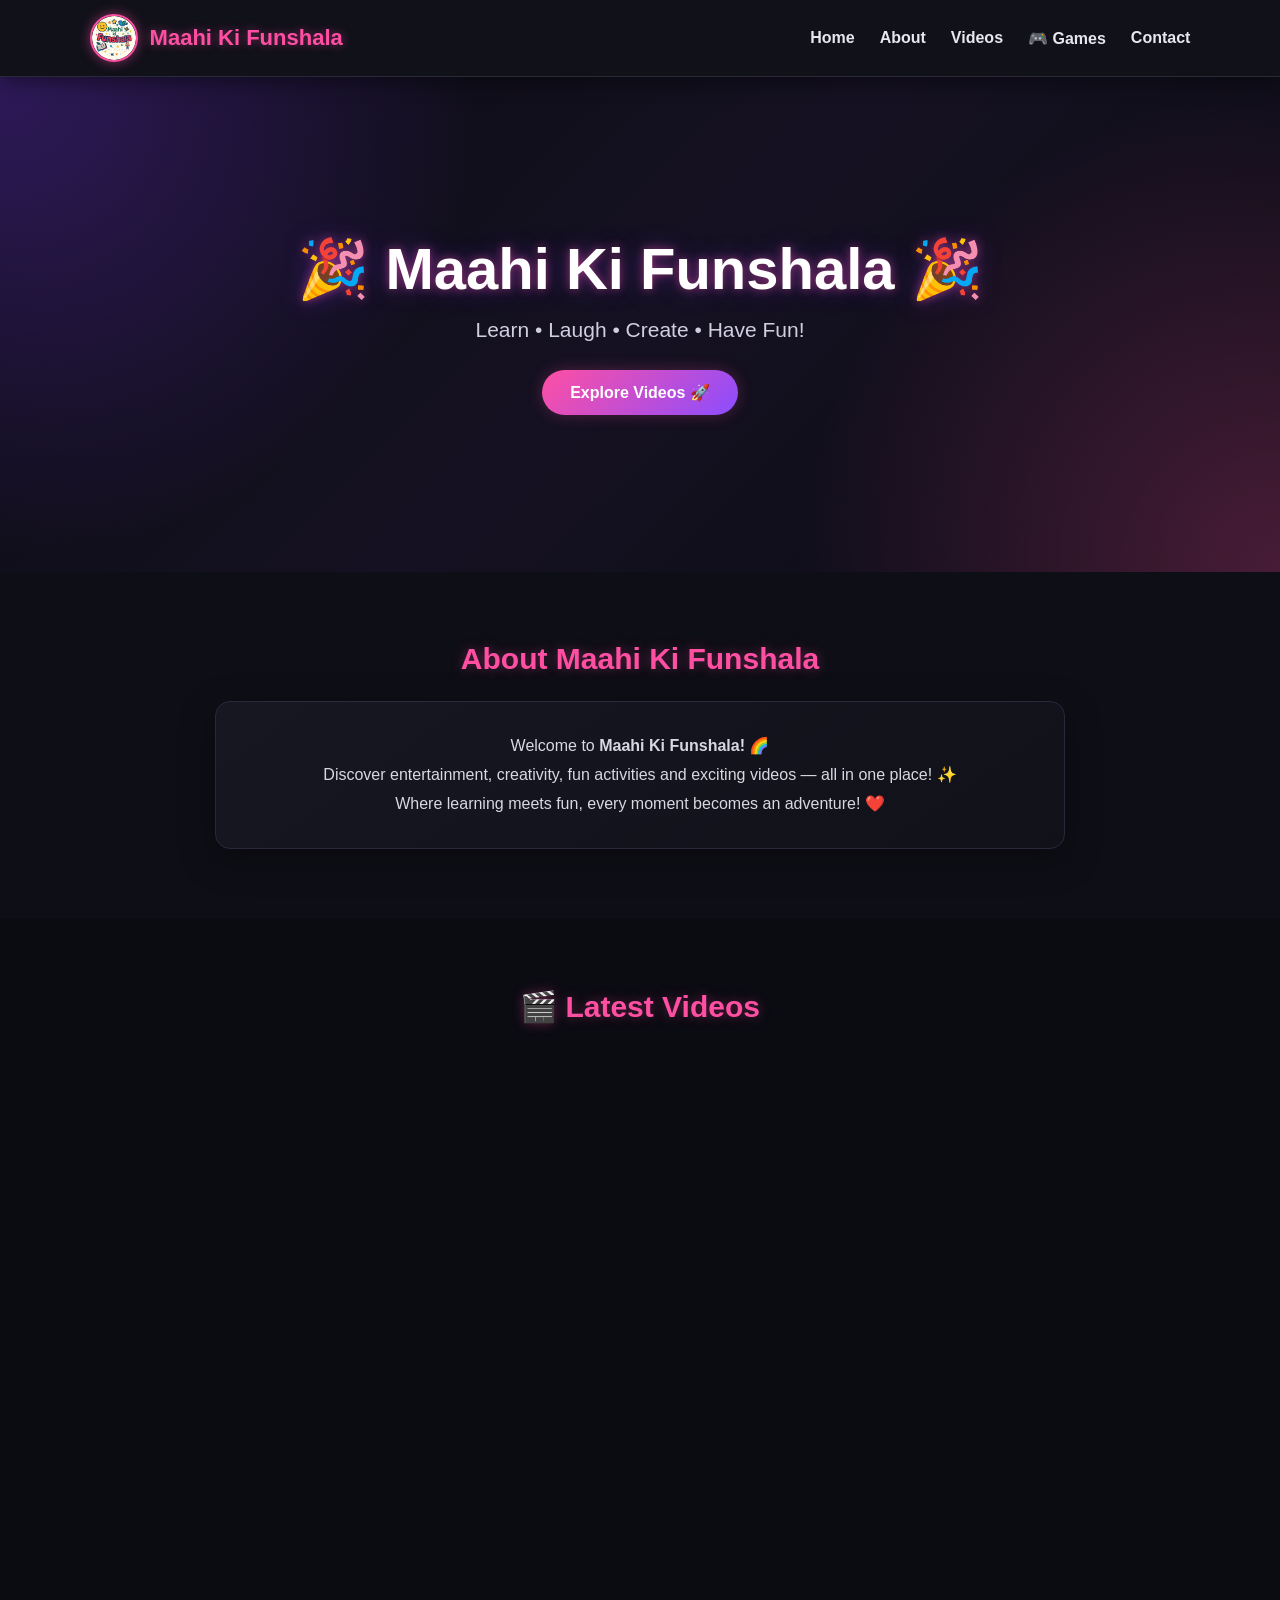
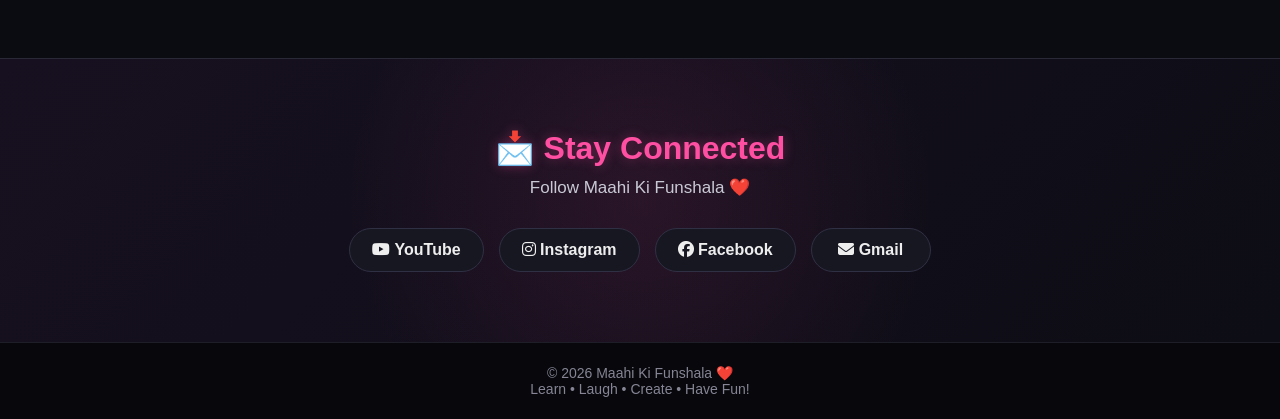
<file: index.html>
<!DOCTYPE html>
<html lang="en">

<head>

    <meta charset="UTF-8">

    <meta name="viewport"
          content="width=device-width, initial-scale=1.0">

    <title>Maahi Ki Funshala</title>

    <!-- Main CSS -->
    <link rel="stylesheet" href="style.css">

    <!-- Font Awesome Icons -->
    <link
        rel="stylesheet"
        href="https://cdnjs.cloudflare.com/ajax/libs/font-awesome/6.5.2/css/all.min.css">

</head>


<body>


    <!-- ================= NAVBAR ================= -->

    <nav>

        <div class="logo">

            <img
                src="logo.jpg"
                alt="Maahi Ki Funshala Logo">

            <h2>
                Maahi Ki Funshala
            </h2>

        </div>


        <ul>

            <li>
                <a href="#home">
                    Home
                </a>
            </li>

            <li>
                <a href="#about">
                    About
                </a>
            </li>

            <li>
                <a href="#videos">
                    Videos
                </a>
            </li>

            <li>
                <a href="games.html">
                    🎮 Games
                </a>
            </li>

            <li>
                <a href="#contact">
                    Contact
                </a>
            </li>

        </ul>

    </nav>



    <!-- ================= HERO ================= -->

    <section
        class="hero"
        id="home">

        <div class="hero-content">

            <h1>
                🎉 Maahi Ki Funshala 🎉
            </h1>

            <p>
                Learn • Laugh • Create • Have Fun!
            </p>

            <a
                href="#videos"
                class="btn">

                Explore Videos 🚀

            </a>

        </div>

    </section>



    <!-- ================= ABOUT ================= -->

    <section
        class="about"
        id="about">

        <h2>
            About Maahi Ki Funshala
        </h2>


        <div class="about-box">

            <p>

                Welcome to
                <strong>Maahi Ki Funshala!</strong> 🌈

            </p>


            <p>

                Discover entertainment, creativity,
                fun activities and exciting videos —
                all in one place! ✨

            </p>


            <p>

                Where learning meets fun,
                every moment becomes an adventure! ❤️

            </p>

        </div>

    </section>



    <!-- ================= VIDEOS ================= -->

    <section
        id="videos"
        class="video-section">

        <h2>
            🎬 Latest Videos
        </h2>


        <div class="videos">


            <!-- VIDEO 1 -->

            <div class="video-card">

                <iframe
                    src="https://www.youtube.com/embed/QsgX-40HxIE"
                    title="Maahi Ki Funshala Video 1"
                    allowfullscreen>
                </iframe>

                <h3>
                    Story Video 🎉
                </h3>

            </div>



            <!-- VIDEO 2 -->

            <div class="video-card">

                <iframe
                    src="https://www.youtube.com/embed/9VtL34TlDeo"
                    title="Maahi Ki Funshala Video 2"
                    allowfullscreen>
                </iframe>

                <h3>
                    Story Video 😄
                </h3>

            </div>



            <!-- VIDEO 3 -->

            <div class="video-card">

                <iframe
                    src="https://www.youtube.com/embed/JujEkh6Y1pg"
                    title="Maahi Ki Funshala Video 3"
                    allowfullscreen>
                </iframe>

                <h3>
                    Fun Short 🎬
                </h3>

            </div>



            <!-- VIDEO 4 -->

            <div class="video-card">

                <iframe
                    src="https://www.youtube.com/embed/bV3sbrtPhio"
                    title="Maahi Ki Funshala Video 4"
                    allowfullscreen>
                </iframe>

                <h3>
                    Fun Short ✨
                </h3>

            </div>



            <!-- VIDEO 5 -->

            <div class="video-card">

                <iframe
                    src="https://www.youtube.com/embed/EtdH0nebA1Q"
                    title="Maahi Ki Funshala Video 5"
                    allowfullscreen>
                </iframe>

                <h3>
                    Fun Short 🌈
                </h3>

            </div>

        </div>

    </section>



    <!-- ================= CONTACT ================= -->

    <section
        class="contact"
        id="contact">

        <h2>
            📩 Stay Connected
        </h2>

        <p>
            Follow Maahi Ki Funshala ❤️
        </p>


        <div class="social">


            <!-- YOUTUBE -->

            <a
                href="https://www.youtube.com/@MaahikiFunshala"
                target="_blank"
                rel="noopener noreferrer"
                aria-label="YouTube">

                <i class="fa-brands fa-youtube"></i>

                <span>
                    YouTube
                </span>

            </a>



            <!-- INSTAGRAM -->

            <a
                href="https://www.instagram.com/maahikifunshala/"
                target="_blank"
                rel="noopener noreferrer"
                aria-label="Instagram">

                <i class="fa-brands fa-instagram"></i>

                <span>
                    Instagram
                </span>

            </a>



            <!-- FACEBOOK -->

            <a
                href="https://www.facebook.com/profile.php?id=61578802100431"
                target="_blank"
                rel="noopener noreferrer"
                aria-label="Facebook">

                <i class="fa-brands fa-facebook"></i>

                <span>
                    Facebook
                </span>

            </a>



            <!-- GMAIL -->

            <a
                href="mailto:maahikifunshala@gmail.com"
                aria-label="Email">

                <i class="fa-solid fa-envelope"></i>

                <span>
                    Gmail
                </span>

            </a>

        </div>

    </section>



    <!-- ================= FOOTER ================= -->

    <footer>

        <p>
            © 2026 Maahi Ki Funshala ❤️
        </p>

        <p>
            Learn • Laugh • Create • Have Fun!
        </p>

    </footer>



    <!-- ================= VIDEO SCROLL ANIMATION ================= -->

    <script>

        const videoCards =
            document.querySelectorAll(".video-card");


        const observer =
            new IntersectionObserver(

                (entries) => {

                    entries.forEach(entry => {

                        if (entry.isIntersecting) {

                            entry.target
                                .classList
                                .remove("hide");

                        }
                        else {

                            entry.target
                                .classList
                                .add("hide");

                        }

                    });

                },

                {
                    threshold: 0.15
                }

            );


        videoCards.forEach(card => {

            observer.observe(card);

        });

    </script>


</body>

</html>
</file>
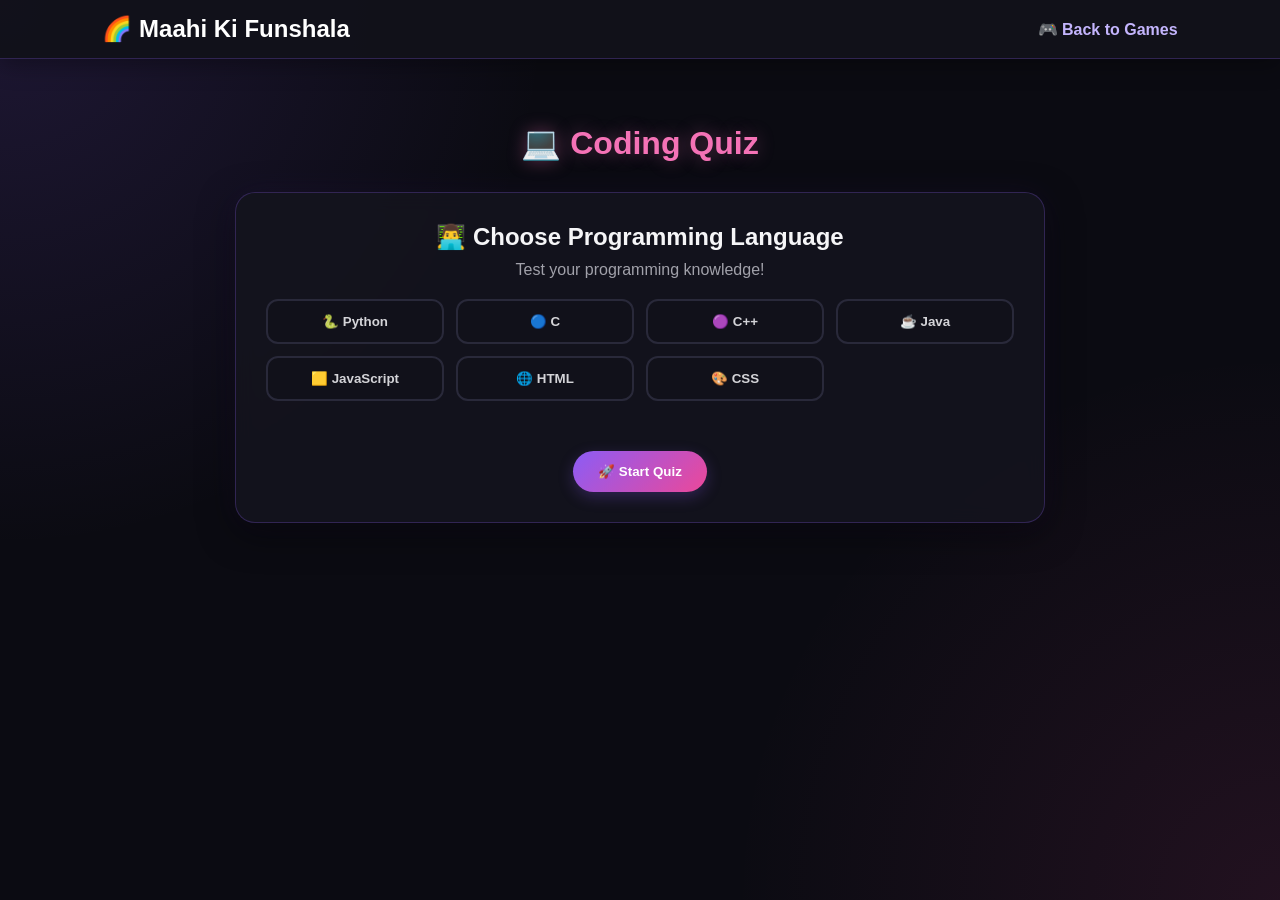
<file: coding.html>
<!DOCTYPE html>
<html lang="en">

<head>

<meta charset="UTF-8">
<meta name="viewport" content="width=device-width, initial-scale=1.0">

<title>Coding Quiz - Maahi Ki Funshala</title>

<style>

*{
    margin:0;
    padding:0;
    box-sizing:border-box;
    font-family:Arial,sans-serif;
}

body{
    background:
        radial-gradient(
            circle at top left,
            rgba(139,92,246,.15),
            transparent 35%
        ),
        radial-gradient(
            circle at bottom right,
            rgba(236,72,153,.10),
            transparent 35%
        ),
        #0b0b12;

    color:#f5f5f7;
    min-height:100vh;
}

/* ================= NAVBAR ================= */

nav{
    background:rgba(17,17,26,.95);

    border-bottom:1px solid rgba(139,92,246,.25);

    padding:15px 8%;

    display:flex;
    justify-content:space-between;
    align-items:center;

    box-shadow:0 5px 25px rgba(0,0,0,.35);
}

nav h2{
    color:#ffffff;
}

nav a{
    color:#c4b5fd;

    text-decoration:none;

    font-weight:bold;

    transition:.3s;
}

nav a:hover{
    color:#f472b6;
}

/* ================= PAGE ================= */

.page{
    max-width:850px;

    margin:45px auto;

    padding:20px;
}

/* ================= TITLE ================= */

.title{
    text-align:center;

    color:#f472b6;

    margin-bottom:30px;

    text-shadow:
        0 0 18px rgba(244,114,182,.35);
}

/* ================= QUIZ BOX ================= */

.quiz-box{
    background:rgba(20,20,30,.92);

    padding:30px;

    border-radius:20px;

    border:1px solid rgba(139,92,246,.25);

    box-shadow:
        0 10px 35px rgba(0,0,0,.5),
        0 0 30px rgba(139,92,246,.08);

    backdrop-filter:blur(10px);
}

/* ================= LANGUAGE ================= */

#languageSelection h2{
    color:#f5f5f7;
}

#languageSelection > p{
    color:#a1a1aa;
}

.languages{
    display:grid;

    grid-template-columns:repeat(4,1fr);

    gap:12px;

    margin-bottom:25px;
}

.language-btn{
    padding:13px 8px;

    border:2px solid #29293a;

    border-radius:12px;

    background:#11111a;

    color:#d4d4d8;

    cursor:pointer;

    font-weight:bold;

    transition:.25s;
}

.language-btn:hover,
.language-btn.active{

    background:linear-gradient(
        135deg,
        #8b5cf6,
        #ec4899
    );

    color:white;

    border-color:transparent;

    box-shadow:
        0 5px 18px rgba(139,92,246,.25);

    transform:translateY(-2px);
}

/* ================= TOP ================= */

.top{
    display:flex;

    justify-content:space-between;

    color:#c4b5fd;

    font-weight:bold;

    margin-bottom:25px;
}

#score{
    color:#f472b6;
}

/* ================= QUESTION ================= */

#question{
    line-height:1.5;

    margin-bottom:20px;

    color:#f4f4f5;

    text-shadow:
        0 0 8px rgba(167,139,250,.12);
}

/* ================= OPTIONS ================= */

.options{
    display:flex;

    flex-direction:column;

    gap:12px;
}

.option{
    padding:15px;

    border:2px solid #29293a;

    background:#11111a;

    color:#e4e4e7;

    border-radius:12px;

    text-align:left;

    cursor:pointer;

    font-size:16px;

    transition:.2s;
}

.option:hover:not(:disabled){

    background:#191927;

    border-color:#8b5cf6;

    transform:translateX(3px);

    box-shadow:
        0 5px 15px rgba(139,92,246,.12);
}

.option.correct{

    background:rgba(34,197,94,.15) !important;

    border-color:#22c55e !important;

    color:#86efac !important;

    box-shadow:
        0 0 15px rgba(34,197,94,.15);
}

.option.wrong{

    background:rgba(239,68,68,.15) !important;

    border-color:#ef4444 !important;

    color:#fca5a5 !important;

    box-shadow:
        0 0 15px rgba(239,68,68,.12);
}

.option:disabled{
    cursor:not-allowed;
}

/* ================= AUTO NEXT ================= */

.auto-next{
    text-align:center;

    margin-top:20px;

    color:#a1a1aa;

    font-size:14px;

    min-height:20px;
}

/* ================= BUTTON ================= */

.btn{
    margin-top:25px;

    padding:13px 25px;

    border:none;

    border-radius:25px;

    background:linear-gradient(
        135deg,
        #8b5cf6,
        #ec4899
    );

    color:white;

    font-weight:bold;

    cursor:pointer;

    transition:.25s;

    box-shadow:
        0 5px 15px rgba(139,92,246,.25);
}

.btn:hover{

    transform:translateY(-2px);

    box-shadow:
        0 8px 22px rgba(236,72,153,.3);
}

.btn:active{
    transform:scale(.97);
}

/* ================= RESULT ================= */

.result{
    text-align:center;
}

.result h2{
    color:#f472b6;

    margin-bottom:15px;

    text-shadow:
        0 0 12px rgba(244,114,182,.3);
}

.result h3{
    color:#a78bfa;

    margin-bottom:15px;
}

.result p{
    margin:10px;

    font-size:17px;

    color:#a1a1aa;
}

/* ================= MOBILE ================= */

@media(max-width:700px){

    nav{
        flex-direction:column;

        gap:12px;

        text-align:center;
    }

    .page{
        margin:25px auto;

        padding:15px;
    }

    .quiz-box{
        padding:20px;
    }

    .languages{
        grid-template-columns:repeat(2,1fr);
    }

    .top{
        flex-direction:column;

        gap:10px;

        text-align:center;
    }

    #question{
        font-size:19px;
    }

    .option{
        font-size:15px;
    }

    .btn{
        width:100%;
    }

}

</style>

</head>

<body>


<!-- NAVBAR -->

<nav>

    <h2>🌈 Maahi Ki Funshala</h2>

    <a href="games.html">
        🎮 Back to Games
    </a>

</nav>


<!-- PAGE -->

<div class="page">

    <h1 class="title">
        💻 Coding Quiz
    </h1>


    <div class="quiz-box" id="quizBox">


        <!-- LANGUAGE SELECTION -->

        <div id="languageSelection">

            <h2 style="text-align:center;margin-bottom:10px;">
                👨‍💻 Choose Programming Language
            </h2>

            <p style="text-align:center;margin-bottom:20px;">
                Test your programming knowledge!
            </p>


            <div class="languages">

                <button
                    class="language-btn"
                    onclick="selectLanguage('Python',this)">
                    🐍 Python
                </button>

                <button
                    class="language-btn"
                    onclick="selectLanguage('C',this)">
                    🔵 C
                </button>

                <button
                    class="language-btn"
                    onclick="selectLanguage('C++',this)">
                    🟣 C++
                </button>

                <button
                    class="language-btn"
                    onclick="selectLanguage('Java',this)">
                    ☕ Java
                </button>

                <button
                    class="language-btn"
                    onclick="selectLanguage('JavaScript',this)">
                    🟨 JavaScript
                </button>

                <button
                    class="language-btn"
                    onclick="selectLanguage('HTML',this)">
                    🌐 HTML
                </button>

                <button
                    class="language-btn"
                    onclick="selectLanguage('CSS',this)">
                    🎨 CSS
                </button>

            </div>


            <div style="text-align:center;">

                <button
                    class="btn"
                    onclick="startCodingQuiz()">

                    🚀 Start Quiz

                </button>

            </div>

        </div>


        <!-- QUIZ AREA -->

        <div
            id="quizArea"
            style="display:none;">

            <div class="top">

                <span id="questionNumber">
                    Question 1 / 5
                </span>

                <span id="score">
                    Score: 0
                </span>

            </div>


            <h2 id="question"></h2>


            <div
                class="options"
                id="options">
            </div>


            <div
                class="auto-next"
                id="autoNext">
            </div>

        </div>

    </div>

</div>


<script>

/* =====================================================
   QUESTIONS
===================================================== */

const codingQuestions = {

Python: [

    {
        q:"Which symbol is used for comments in Python?",
        o:["//","#","/*","--"],
        a:"#"
    },

    {
        q:"Which keyword is used to define a function in Python?",
        o:["function","def","fun","define"],
        a:"def"
    },

    {
        q:"Which data type stores True or False?",
        o:["int","str","bool","float"],
        a:"bool"
    },

    {
        q:"Which symbol is used for exponent in Python?",
        o:["^","**","//","%%"],
        a:"**"
    },

    {
        q:"Which brackets are used for a list?",
        o:["()","{}","[]","<>"],
        a:"[]"
    }

],

C: [

    {
        q:"Which symbol is used to end a statement in C?",
        o:[".",":",";","!"],
        a:";"
    },

    {
        q:"Which function is the starting point of a C program?",
        o:["start()","main()","run()","begin()"],
        a:"main()"
    },

    {
        q:"Which header is used for printf()?",
        o:["stdio.h","math.h","string.h","stdlib"],
        a:"stdio.h"
    },

    {
        q:"Which data type stores integers?",
        o:["float","char","int","double"],
        a:"int"
    },

    {
        q:"Which operator is used for assignment?",
        o:["==","=","!=","<="],
        a:"="
    }

],

"C++": [

    {
        q:"Which extension is commonly used for C++ files?",
        o:[".py",".cpp",".java",".html"],
        a:".cpp"
    },

    {
        q:"Which keyword is used for a class in C++?",
        o:["object","class","structs","define"],
        a:"class"
    },

    {
        q:"Which operator is used with cout?",
        o:["<<",">>","::","&&"],
        a:"<<"
    },

    {
        q:"Which function is the entry point of C++?",
        o:["start()","main()","run()","execute()"],
        a:"main()"
    },

    {
        q:"Which language is C++ based on?",
        o:["C","Python","Java","HTML"],
        a:"C"
    }

],

Java: [

    {
        q:"Which keyword creates a class in Java?",
        o:["class","Class","define","newclass"],
        a:"class"
    },

    {
        q:"Which method is the entry point of Java?",
        o:["start()","main()","run()","execute()"],
        a:"main()"
    },

    {
        q:"Which keyword creates an object?",
        o:["create","object","new","make"],
        a:"new"
    },

    {
        q:"Which data type stores whole numbers?",
        o:["String","int","boolean","double"],
        a:"int"
    },

    {
        q:"Java is mainly a ______ language.",
        o:["Markup","Programming","Styling","Query"],
        a:"Programming"
    }

],

JavaScript: [

    {
        q:"Which keyword declares a variable?",
        o:["var","variable","define","letvar"],
        a:"var"
    },

    {
        q:"Which symbol is used for single-line comments?",
        o:["#","//","<!--","--"],
        a:"//"
    },

    {
        q:"Which method prints output in console?",
        o:["print()","console.log()","display()","write()"],
        a:"console.log()"
    },

    {
        q:"JavaScript mainly runs in the ______.",
        o:["Browser","Compiler only","Database","BIOS"],
        a:"Browser"
    },

    {
        q:"Which keyword creates a constant?",
        o:["constant","const","fixed","static"],
        a:"const"
    }

],

HTML: [

    {
        q:"What does HTML stand for?",
        o:[
            "Hyper Text Markup Language",
            "High Text Machine Language",
            "Hyper Tool Markup Language",
            "Home Tool Markup Language"
        ],
        a:"Hyper Text Markup Language"
    },

    {
        q:"Which tag creates a heading?",
        o:["<p>","<h1>","<head>","<title>"],
        a:"<h1>"
    },

    {
        q:"Which tag creates a paragraph?",
        o:["<p>","<para>","<text>","<pg>"],
        a:"<p>"
    },

    {
        q:"Which tag creates a link?",
        o:["<link>","<a>","<href>","<url>"],
        a:"<a>"
    },

    {
        q:"Which tag is used to insert an image?",
        o:["<pic>","<image>","<img>","<src>"],
        a:"<img>"
    }

],

CSS: [

    {
        q:"What does CSS stand for?",
        o:[
            "Computer Style Sheets",
            "Cascading Style Sheets",
            "Creative Style System",
            "Colorful Style Sheets"
        ],
        a:"Cascading Style Sheets"
    },

    {
        q:"Which property changes text color?",
        o:["font","color","text-color","background"],
        a:"color"
    },

    {
        q:"Which property changes background color?",
        o:[
            "bgcolor",
            "background-color",
            "color",
            "background-style"
        ],
        a:"background-color"
    },

    {
        q:"Which symbol selects a class?",
        o:["#",".","@","&"],
        a:"."
    },

    {
        q:"Which property changes font size?",
        o:["text-size","font-size","size","font"],
        a:"font-size"
    }

]

};


let selectedLanguage = "";

let questions = [];

let current = 0;

let score = 0;

let autoNextTimer;


function selectLanguage(language,button){

    selectedLanguage = language;

    document
        .querySelectorAll(".language-btn")
        .forEach(btn =>
            btn.classList.remove("active")
        );

    button.classList.add("active");
}


function startCodingQuiz(){

    if(selectedLanguage === ""){

        alert(
            "Please select a language first! 👨‍💻"
        );

        return;
    }

    questions =
        [...codingQuestions[selectedLanguage]];

    questions.sort(
        () => Math.random() - 0.5
    );

    current = 0;

    score = 0;

    document
        .getElementById("languageSelection")
        .style.display = "none";

    document
        .getElementById("quizArea")
        .style.display = "block";

    showQuestion();
}


function showQuestion(){

    clearTimeout(autoNextTimer);

    let q = questions[current];

    document
        .getElementById("questionNumber")
        .innerText =
        `Question ${current + 1} / ${questions.length}`;

    document
        .getElementById("score")
        .innerText =
        `Score: ${score}`;

    document
        .getElementById("question")
        .innerText = q.q;

    let options =
        document.getElementById("options");

    options.innerHTML = "";

    document
        .getElementById("autoNext")
        .innerText = "";

    let shuffledOptions =
        [...q.o].sort(
            () => Math.random() - 0.5
        );

    shuffledOptions.forEach(option => {

        let btn =
            document.createElement("button");

        btn.className = "option";

        btn.innerText = option;

        btn.onclick = () =>
            checkAnswer(btn, option);

        options.appendChild(btn);

    });

}


function checkAnswer(button,answer){

    document
        .querySelectorAll(".option")
        .forEach(btn =>
            btn.disabled = true
        );

    let q = questions[current];

    if(answer === q.a){

        button.classList.add("correct");

        score++;

        document
            .getElementById("score")
            .innerText =
            `Score: ${score}`;

    }

    else{

        button.classList.add("wrong");

        document
            .querySelectorAll(".option")
            .forEach(btn => {

                if(btn.innerText === q.a){

                    btn.classList.add("correct");

                }

            });

    }

    let seconds = 3;

    document
        .getElementById("autoNext")
        .innerText =
        `⏳ Next question in ${seconds}...`;

    let countdown =
        setInterval(() => {

            seconds--;

            if(seconds > 0){

                document
                    .getElementById("autoNext")
                    .innerText =
                    `⏳ Next question in ${seconds}...`;

            }

        },1000);

    autoNextTimer =
        setTimeout(() => {

            clearInterval(countdown);

            if(current === questions.length - 1){

                showResult();

            }

            else{

                current++;

                showQuestion();

            }

        },3000);

}


function showResult(){

    clearTimeout(autoNextTimer);

    let percentage =
        Math.round(
            (score / questions.length) * 100
        );

    let resultMessage;

    if(percentage === 100){

        resultMessage =
            "🏆 Perfect Score! Amazing!";

    }

    else if(percentage >= 80){

        resultMessage =
            "🎉 Excellent Work!";

    }

    else if(percentage >= 60){

        resultMessage =
            "👏 Great Job!";

    }

    else if(percentage >= 40){

        resultMessage =
            "👍 Good attempt! Keep learning!";

    }

    else{

        resultMessage =
            "💪 Keep practicing! You can do better!";

    }

    document
        .getElementById("quizBox")
        .innerHTML = `

            <div class="result">

                <h2>
                    🎉 Coding Quiz Completed!
                </h2>

                <h3>
                    ${selectedLanguage}
                </h3>

                <h2>
                    ${score} / ${questions.length}
                </h2>

                <p>
                    Your Score: ${percentage}%
                </p>

                <p>
                    ${resultMessage}
                </p>

                <button
                    class="btn"
                    onclick="location.reload()">

                    🔄 Play Again

                </button>

            </div>

        `;

}

</script>

</body>

</html>
</file>
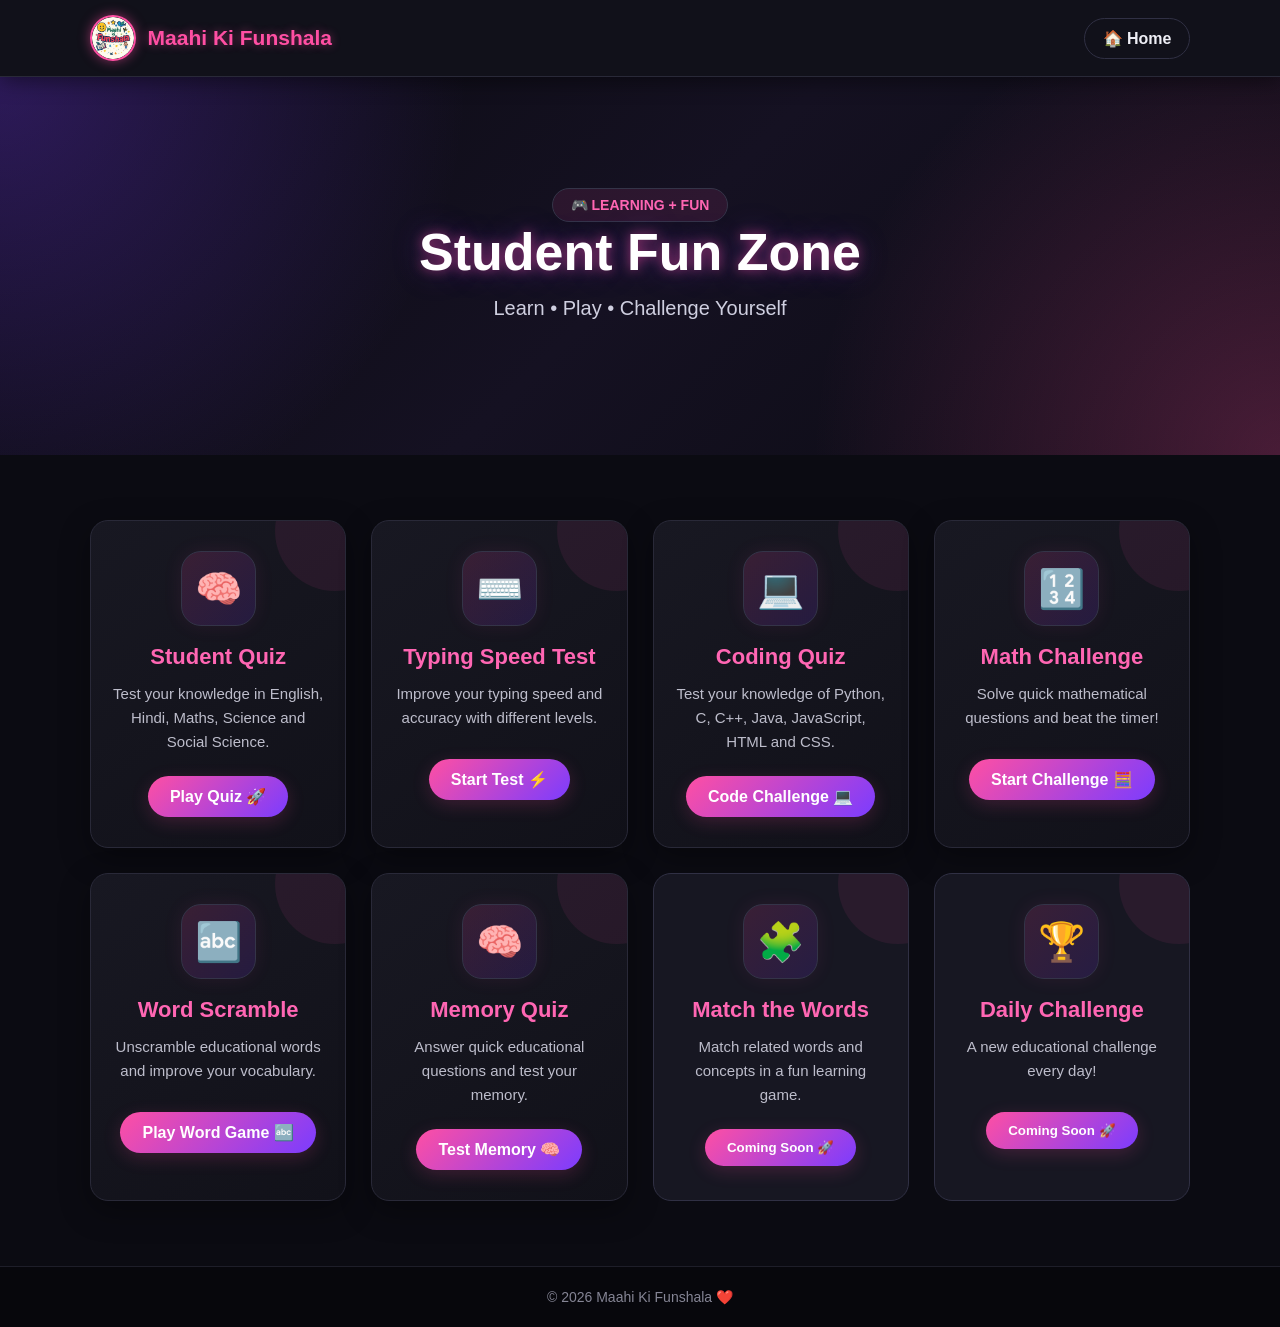
<file: games.html>
<!DOCTYPE html>
<html lang="en">

<head>

    <meta charset="UTF-8">

    <meta name="viewport"
          content="width=device-width, initial-scale=1.0">

    <title>Games - Maahi Ki Funshala</title>

    <style>

        * {
            margin: 0;
            padding: 0;
            box-sizing: border-box;
            font-family: Arial, sans-serif;
        }

        html {
            scroll-behavior: smooth;
        }

        body {
            background: #0b0b12;
            color: #f5f5f5;
            min-height: 100vh;
        }


        /* ================= NAVBAR ================= */

        nav {

            background: #11111a;

            padding: 15px 7%;

            display: flex;

            justify-content: space-between;

            align-items: center;

            border-bottom: 1px solid #292938;

            position: sticky;

            top: 0;

            z-index: 1000;

            box-shadow:
                0 4px 20px rgba(0,0,0,0.45);
        }


        .logo {

            display: flex;

            align-items: center;

            gap: 12px;
        }


        .logo img {

            width: 46px;

            height: 46px;

            object-fit: cover;

            border-radius: 50%;

            border: 2px solid #ff4fa3;

            box-shadow:
                0 0 12px rgba(255,79,163,0.5);
        }


        .logo h2 {

            color: #ff4fa3;

            font-size: 21px;

            text-shadow:
                0 0 10px rgba(255,79,163,0.45);
        }


        nav a {

            color: #eeeeF5;

            text-decoration: none;

            font-weight: bold;

            padding: 10px 18px;

            border: 1px solid #303044;

            border-radius: 25px;

            transition: 0.3s ease;
        }


        nav a:hover {

            background:
                linear-gradient(
                    135deg,
                    #ff4fa3,
                    #7b3cff
                );

            border-color: transparent;

            color: white;

            transform: translateY(-2px);

            box-shadow:
                0 5px 20px
                rgba(255,79,163,0.25);
        }


        /* ================= HEADER ================= */

        .header {

            min-height: 42vh;

            display: flex;

            align-items: center;

            justify-content: center;

            text-align: center;

            padding: 60px 20px;

            background:

                radial-gradient(
                    circle at top left,
                    rgba(123,60,255,0.3),
                    transparent 35%
                ),

                radial-gradient(
                    circle at bottom right,
                    rgba(255,79,163,0.25),
                    transparent 35%
                ),

                linear-gradient(
                    135deg,
                    #0b0b12,
                    #151122,
                    #0b0b12
                );
        }


        .header-content {

            max-width: 800px;
        }


        .header h1 {

            font-size: 52px;

            margin-bottom: 15px;

            color: white;

            text-shadow:

                0 0 12px
                rgba(255,79,163,0.55),

                0 0 30px
                rgba(123,60,255,0.35);
        }


        .header p {

            font-size: 20px;

            color: #cfcfe0;

            margin-bottom: 25px;
        }


        .header-badge {

            display: inline-block;

            padding: 8px 18px;

            border-radius: 25px;

            background: rgba(255,79,163,0.1);

            border: 1px solid #343448;

            color: #ff66b3;

            font-size: 14px;

            font-weight: bold;
        }


        /* ================= GAMES ================= */

        .games {

            max-width: 1150px;

            margin: auto;

            padding: 65px 25px;

            display: grid;

            grid-template-columns:
                repeat(
                    auto-fit,
                    minmax(250px, 1fr)
                );

            gap: 25px;
        }


        /* ================= GAME CARD ================= */

        .game-card {

            position: relative;

            background:

                linear-gradient(
                    145deg,
                    #181822,
                    #111119
                );

            padding: 30px 22px;

            border-radius: 18px;

            text-align: center;

            border: 1px solid #292938;

            box-shadow:
                0 10px 30px
                rgba(0,0,0,0.35);

            overflow: hidden;

            transition:
                transform 0.35s ease,
                border-color 0.35s ease,
                box-shadow 0.35s ease;
        }


        .game-card::before {

            content: "";

            position: absolute;

            width: 120px;

            height: 120px;

            background:
                rgba(255,79,163,0.08);

            border-radius: 50%;

            top: -50px;

            right: -50px;

            transition: 0.4s ease;
        }


        .game-card:hover {

            transform:
                translateY(-9px);

            border-color: #ff4fa3;

            box-shadow:

                0 15px 40px
                rgba(255,79,163,0.15);
        }


        .game-card:hover::before {

            transform: scale(2);
        }


        /* ================= ICON ================= */

        .icon {

            width: 75px;

            height: 75px;

            margin: 0 auto 18px;

            border-radius: 20px;

            display: flex;

            align-items: center;

            justify-content: center;

            font-size: 38px;

            background:

                linear-gradient(
                    135deg,
                    rgba(255,79,163,0.15),
                    rgba(123,60,255,0.15)
                );

            border: 1px solid #343448;

            box-shadow:
                0 0 20px
                rgba(255,79,163,0.08);

            transition: 0.35s ease;
        }


        .game-card:hover .icon {

            transform:
                scale(1.08)
                rotate(-3deg);

            border-color: #ff4fa3;

            box-shadow:
                0 0 25px
                rgba(255,79,163,0.25);
        }


        /* ================= TITLE ================= */

        .game-card h2 {

            color: #ff66b3;

            margin-bottom: 12px;

            font-size: 22px;
        }


        .game-card p {

            color: #bdbdcb;

            line-height: 1.6;

            margin-bottom: 22px;

            min-height: 55px;

            font-size: 15px;
        }


        /* ================= BUTTON ================= */

        .game-btn {

            display: inline-block;

            padding: 11px 22px;

            background:

                linear-gradient(
                    135deg,
                    #ff4fa3,
                    #7b3cff
                );

            color: white;

            border: none;

            border-radius: 25px;

            text-decoration: none;

            font-weight: bold;

            cursor: pointer;

            box-shadow:
                0 5px 18px
                rgba(255,79,163,0.18);

            transition: 0.3s ease;
        }


        .game-btn:hover {

            transform:
                translateY(-3px);

            box-shadow:
                0 8px 25px
                rgba(255,79,163,0.35);
        }


        /* ================= COMING SOON ================= */

        .coming {

            background:
                #171722;

            color: #9999aa;

            border: 1px solid #303044;

            box-shadow: none;

        }


        .coming:hover {

            border-color: #44445a;

            box-shadow:
                0 10px 30px
                rgba(0,0,0,0.3);
        }


        /* ================= FOOTER ================= */

        footer {

            background: #07070c;

            color: #858595;

            text-align: center;

            padding: 22px;

            border-top:
                1px solid #1e1e29;

            font-size: 14px;
        }


        /* ================= MOBILE ================= */

        @media (max-width: 700px) {

            nav {

                flex-direction: column;

                gap: 15px;

                padding: 15px 5%;
            }


            .logo h2 {

                font-size: 19px;
            }


            .header {

                min-height: 38vh;

                padding: 50px 20px;
            }


            .header h1 {

                font-size: 37px;
            }


            .header p {

                font-size: 17px;
            }


            .games {

                padding:
                    40px 15px;

                grid-template-columns: 1fr;
            }


            .game-card {

                padding:
                    28px 18px;
            }

        }


        @media (max-width: 400px) {

            .header h1 {

                font-size: 31px;
            }


            .logo img {

                width: 40px;

                height: 40px;
            }


            nav a {

                font-size: 14px;

                padding:
                    9px 15px;
            }

        }

    </style>

</head>


<body>


<!-- ================= NAVBAR ================= -->

<nav>

    <div class="logo">

        <img
            src="logo.jpg"
            alt="Maahi Ki Funshala Logo">

        <h2>
            Maahi Ki Funshala
        </h2>

    </div>


    <a href="index.html">

        🏠 Home

    </a>

</nav>



<!-- ================= HEADER ================= -->

<div class="header">

    <div class="header-content">

        <span class="header-badge">
            🎮 LEARNING + FUN
        </span>

        <h1>
            Student Fun Zone
        </h1>

        <p>
            Learn • Play • Challenge Yourself
        </p>

    </div>

</div>



<!-- ================= GAMES ================= -->

<div class="games">


    <!-- STUDENT QUIZ -->

    <div class="game-card">

        <div class="icon">
            🧠
        </div>

        <h2>
            Student Quiz
        </h2>

        <p>
            Test your knowledge in English,
            Hindi, Maths, Science and
            Social Science.
        </p>

        <a
            href="quiz.html"
            class="game-btn">

            Play Quiz 🚀

        </a>

    </div>



    <!-- TYPING -->

    <div class="game-card">

        <div class="icon">
            ⌨️
        </div>

        <h2>
            Typing Speed Test
        </h2>

        <p>
            Improve your typing speed
            and accuracy with different
            levels.
        </p>

        <a
            href="typing.html"
            class="game-btn">

            Start Test ⚡

        </a>

    </div>



    <!-- CODING -->

    <div class="game-card">

        <div class="icon">
            💻
        </div>

        <h2>
            Coding Quiz
        </h2>

        <p>
            Test your knowledge of Python,
            C, C++, Java, JavaScript,
            HTML and CSS.
        </p>

        <a
            href="coding.html"
            class="game-btn">

            Code Challenge 💻

        </a>

    </div>



    <!-- MATH -->

    <div class="game-card">

        <div class="icon">
            🔢
        </div>

        <h2>
            Math Challenge
        </h2>

        <p>
            Solve quick mathematical
            questions and beat the timer!
        </p>

        <a
            href="math.html"
            class="game-btn">

            Start Challenge 🧮

        </a>

    </div>



    <!-- WORD -->

    <div class="game-card">

        <div class="icon">
            🔤
        </div>

        <h2>
            Word Scramble
        </h2>

        <p>
            Unscramble educational words
            and improve your vocabulary.
        </p>

        <a
            href="word.html"
            class="game-btn">

            Play Word Game 🔤

        </a>

    </div>



    <!-- MEMORY -->

    <div class="game-card">

        <div class="icon">
            🧠
        </div>

        <h2>
            Memory Quiz
        </h2>

        <p>
            Answer quick educational
            questions and test your memory.
        </p>

        <a
            href="memory.html"
            class="game-btn">

            Test Memory 🧠

        </a>

    </div>



    <!-- MATCH WORDS -->

    <div class="game-card coming">

        <div class="icon">
            🧩
        </div>

        <h2>
            Match the Words
        </h2>

        <p>
            Match related words and
            concepts in a fun learning game.
        </p>

        <button
            class="game-btn"
            onclick="comingSoon()">

            Coming Soon 🚀

        </button>

    </div>



    <!-- DAILY CHALLENGE -->

    <div class="game-card coming">

        <div class="icon">
            🏆
        </div>

        <h2>
            Daily Challenge
        </h2>

        <p>
            A new educational challenge
            every day!
        </p>

        <button
            class="game-btn"
            onclick="comingSoon()">

            Coming Soon 🚀

        </button>

    </div>


</div>



<!-- ================= FOOTER ================= -->

<footer>

    © 2026 Maahi Ki Funshala ❤️

</footer>



<script>

    function comingSoon() {

        alert(
            "🚀 This game is coming soon!"
        );

    }

</script>


</body>

</html>
</file>
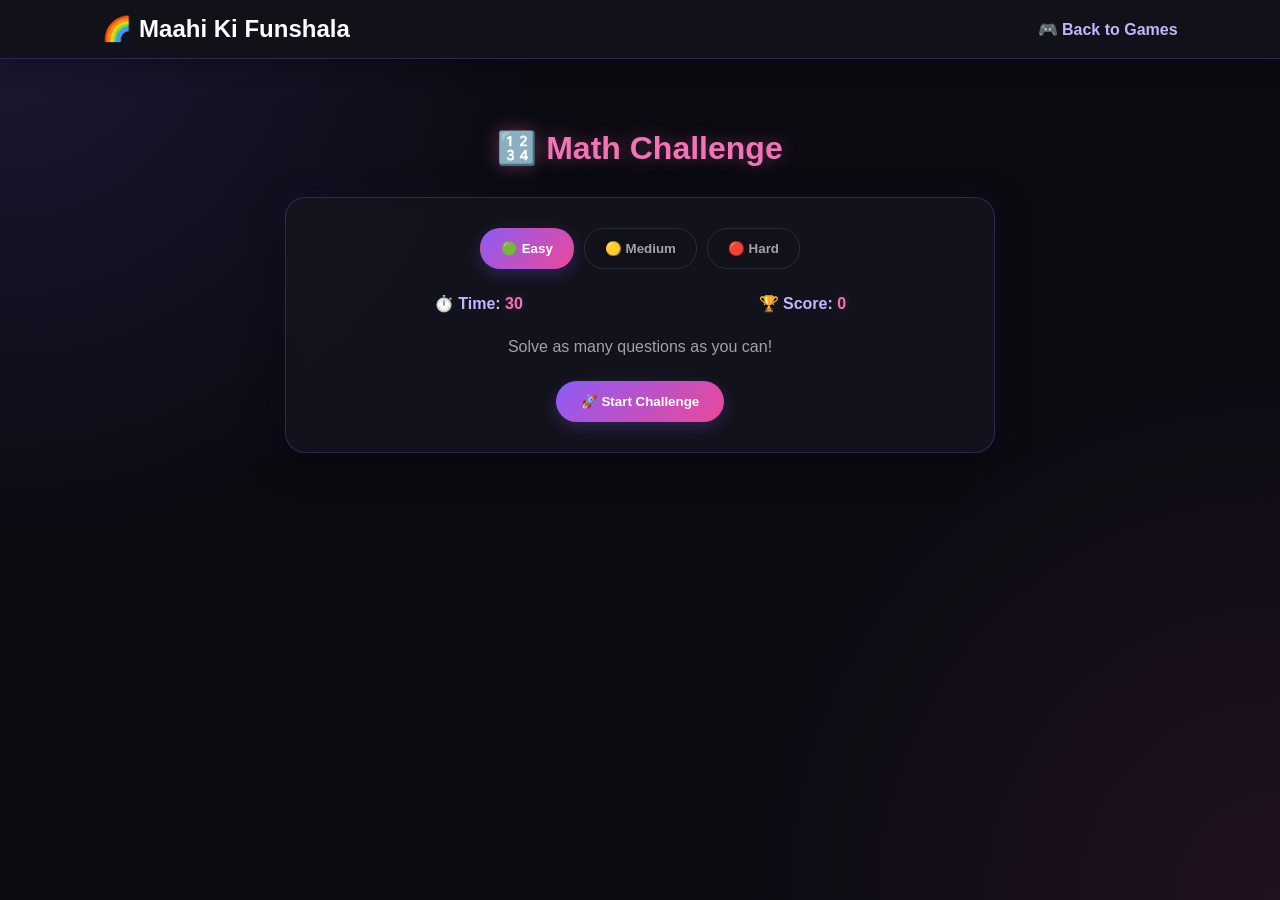
<file: math.html>
<!DOCTYPE html>
<html lang="en">

<head>

<meta charset="UTF-8">
<meta name="viewport" content="width=device-width, initial-scale=1.0">

<title>Math Challenge - Maahi Ki Funshala</title>

<style>

*{
    margin:0;
    padding:0;
    box-sizing:border-box;
    font-family:Arial,sans-serif;
}

body{
    background:
        radial-gradient(
            circle at top left,
            rgba(139,92,246,.15),
            transparent 35%
        ),
        radial-gradient(
            circle at bottom right,
            rgba(236,72,153,.10),
            transparent 35%
        ),
        #0b0b12;

    color:#f5f5f7;
    min-height:100vh;
}

/* ================= NAVBAR ================= */

nav{
    background:rgba(17,17,26,.95);
    border-bottom:1px solid rgba(139,92,246,.25);

    padding:15px 8%;

    display:flex;
    justify-content:space-between;
    align-items:center;

    box-shadow:0 5px 25px rgba(0,0,0,.35);
}

nav h2{
    color:#ffffff;
}

nav a{
    color:#c4b5fd;
    text-decoration:none;
    font-weight:bold;

    transition:.3s;
}

nav a:hover{
    color:#f472b6;
}

/* ================= PAGE ================= */

.page{
    max-width:750px;
    margin:50px auto;
    padding:20px;
}

/* ================= TITLE ================= */

.title{
    text-align:center;
    color:#f472b6;

    margin-bottom:30px;

    text-shadow:
        0 0 18px rgba(244,114,182,.35);
}

/* ================= GAME BOX ================= */

.box{
    background:rgba(20,20,30,.92);

    padding:30px;

    border-radius:20px;

    border:1px solid rgba(139,92,246,.25);

    box-shadow:
        0 10px 35px rgba(0,0,0,.5),
        0 0 30px rgba(139,92,246,.08);

    backdrop-filter:blur(10px);
}

/* ================= LEVELS ================= */

.levels{
    display:flex;
    justify-content:center;
    gap:10px;
    flex-wrap:wrap;

    margin-bottom:25px;
}

.level{
    padding:12px 20px;

    border:1px solid #29293a;
    border-radius:20px;

    background:#11111a;
    color:#a1a1aa;

    font-weight:bold;

    cursor:pointer;

    transition:.3s;
}

.level.active,
.level:hover{
    background:linear-gradient(
        135deg,
        #8b5cf6,
        #ec4899
    );

    color:white;

    border-color:transparent;

    box-shadow:
        0 5px 15px rgba(139,92,246,.25);
}

/* ================= INFO ================= */

.info{
    display:flex;
    justify-content:space-around;

    color:#c4b5fd;

    font-weight:bold;

    margin-bottom:25px;
}

.info span span{
    color:#f472b6;

    text-shadow:
        0 0 8px rgba(244,114,182,.25);
}

/* ================= START AREA ================= */

#startArea p{
    color:#a1a1aa;
}

/* ================= QUESTION ================= */

#question{
    text-align:center;

    font-size:32px;

    margin:30px 0;

    color:#a78bfa;

    text-shadow:
        0 0 12px rgba(167,139,250,.35);
}

/* ================= OPTIONS ================= */

.options{
    display:grid;
    grid-template-columns:1fr 1fr;
    gap:12px;
}

.option{
    padding:15px;

    border:2px solid #29293a;
    border-radius:12px;

    background:#11111a;
    color:#f5f5f7;

    cursor:pointer;

    font-size:17px;

    transition:.25s;
}

.option:hover:not(:disabled){
    background:#191927;

    border-color:#8b5cf6;

    transform:translateY(-2px);

    box-shadow:
        0 5px 15px rgba(139,92,246,.15);
}

/* ================= CORRECT ================= */

.correct{
    background:rgba(34,197,94,.15) !important;

    border-color:#22c55e !important;

    color:#86efac !important;

    box-shadow:
        0 0 15px rgba(34,197,94,.15);
}

/* ================= WRONG ================= */

.wrong{
    background:rgba(239,68,68,.15) !important;

    border-color:#ef4444 !important;

    color:#fca5a5 !important;

    box-shadow:
        0 0 15px rgba(239,68,68,.12);
}

/* ================= BUTTON ================= */

.btn{
    padding:13px 25px;

    border:none;
    border-radius:25px;

    background:linear-gradient(
        135deg,
        #8b5cf6,
        #ec4899
    );

    color:white;

    font-weight:bold;

    cursor:pointer;

    margin-top:25px;

    box-shadow:
        0 5px 15px rgba(139,92,246,.25);

    transition:.3s;
}

.btn:hover{
    transform:translateY(-2px);

    box-shadow:
        0 8px 22px rgba(236,72,153,.3);
}

.btn:active{
    transform:scale(.97);
}

/* ================= RESULT ================= */

.result{
    text-align:center;
}

.result h2{
    color:#f472b6;

    margin:15px;

    text-shadow:
        0 0 12px rgba(244,114,182,.3);
}

.result p{
    color:#a1a1aa;
}

/* ================= MOBILE ================= */

@media(max-width:700px){

    nav{
        flex-direction:column;
        gap:12px;
        text-align:center;
    }

    .page{
        margin:25px auto;
        padding:15px;
    }

    .box{
        padding:20px;
    }

    .info{
        flex-direction:column;
        align-items:center;
        gap:10px;
    }

    .options{
        grid-template-columns:1fr;
    }

    #question{
        font-size:26px;
    }

    .level{
        padding:10px 16px;
    }

    .btn{
        width:100%;
    }

}

</style>
</head>

<body>

<nav>

<h2>🌈 Maahi Ki Funshala</h2>

<a href="games.html">
🎮 Back to Games
</a>

</nav>


<div class="page">

<h1 class="title">
🔢 Math Challenge
</h1>

<div class="box" id="gameBox">

<div class="levels">

<button class="level active"
onclick="selectLevel('easy',this)">
🟢 Easy
</button>

<button class="level"
onclick="selectLevel('medium',this)">
🟡 Medium
</button>

<button class="level"
onclick="selectLevel('hard',this)">
🔴 Hard
</button>

</div>


<div class="info">

<span>
⏱️ Time:
<span id="time">30</span>
</span>

<span>
🏆 Score:
<span id="score">0</span>
</span>

</div>


<div id="startArea" style="text-align:center">

<p>
Solve as many questions as you can!
</p>

<button class="btn"
onclick="startGame()">
🚀 Start Challenge
</button>

</div>


<div id="gameArea" style="display:none">

<h2 id="question"></h2>

<div class="options" id="options"></div>

</div>

</div>

</div>


<script>

let level = "easy";
let score = 0;
let time = 30;
let timer;
let currentAnswer;


function selectLevel(selected,button){

    level = selected;

    document.querySelectorAll(".level")
    .forEach(btn => btn.classList.remove("active"));

    button.classList.add("active");
}


function startGame(){

    clearInterval(timer);

    score = 0;
    time = 30;

    document.getElementById("score")
    .innerText = score;

    document.getElementById("time")
    .innerText = time;

    document.getElementById("startArea")
    .style.display = "none";

    document.getElementById("gameArea")
    .style.display = "block";

    generateQuestion();

    timer = setInterval(() => {

        time--;

        document.getElementById("time")
        .innerText = time;

        if(time <= 0){

            clearInterval(timer);
            finishGame();

        }

    },1000);
}


function generateQuestion(){

    let a,b,question;

    if(level === "easy"){

        a = Math.floor(Math.random()*20)+1;
        b = Math.floor(Math.random()*20)+1;

        let type = Math.floor(Math.random()*2);

        if(type === 0){

            question = `${a} + ${b}`;
            currentAnswer = a+b;

        }else{

            question = `${a} - ${b}`;
            currentAnswer = a-b;

        }

    }

    else if(level === "medium"){

        a = Math.floor(Math.random()*50)+1;
        b = Math.floor(Math.random()*20)+1;

        let type = Math.floor(Math.random()*3);

        if(type === 0){

            question = `${a} + ${b}`;
            currentAnswer = a+b;

        }
        else if(type === 1){

            question = `${a} - ${b}`;
            currentAnswer = a-b;

        }
        else{

            question = `${a} × ${b}`;
            currentAnswer = a*b;

        }

    }

    else{

        a = Math.floor(Math.random()*100)+1;
        b = Math.floor(Math.random()*20)+1;

        let type = Math.floor(Math.random()*4);

        if(type === 0){

            question = `${a} + ${b}`;
            currentAnswer = a+b;

        }
        else if(type === 1){

            question = `${a} - ${b}`;
            currentAnswer = a-b;

        }
        else if(type === 2){

            question = `${a} × ${b}`;
            currentAnswer = a*b;

        }
        else{

            a = b * (Math.floor(Math.random()*10)+1);

            question = `${a} ÷ ${b}`;
            currentAnswer = a/b;

        }
    }


    document.getElementById("question")
    .innerText = question;

    createOptions(currentAnswer);
}


function createOptions(answer){

    let options = [answer];

    while(options.length < 4){

        let random =
            answer +
            Math.floor(Math.random()*21)-10;

        if(!options.includes(random)){
            options.push(random);
        }
    }

    options.sort(() => Math.random()-0.5);

    let container =
        document.getElementById("options");

    container.innerHTML = "";

    options.forEach(option => {

        let button =
            document.createElement("button");

        button.className = "option";

        button.innerText = option;

        button.onclick = function(){

            if(option === currentAnswer){

                button.classList.add("correct");
                score++;

            }else{

                button.classList.add("wrong");

            }

            document.getElementById("score")
            .innerText = score;

            document.querySelectorAll(".option")
            .forEach(btn => btn.disabled = true);

            setTimeout(generateQuestion,500);

        };

        container.appendChild(button);

    });
}


function finishGame(){

    document.getElementById("gameBox").innerHTML = `

        <div class="result">

            <h2>🎉 Challenge Completed!</h2>

            <h2>🏆 Score: ${score}</h2>

            <p>
                Great job! Keep practicing mathematics.
            </p>

            <button class="btn"
            onclick="location.reload()">

            🔄 Play Again

            </button>

        </div>

    `;

}

</script>

</body>
</html>
</file>
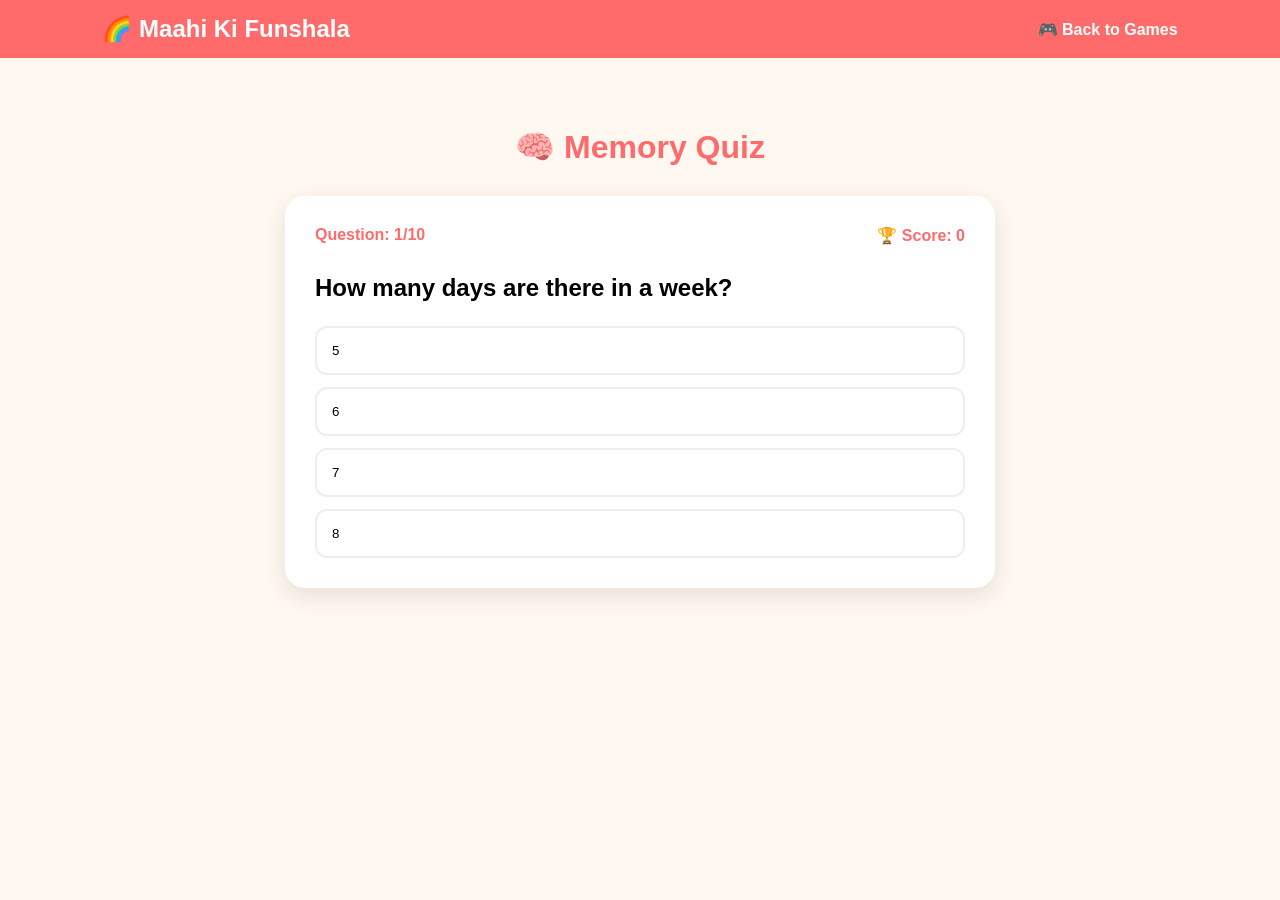
<file: mem.html>
<!DOCTYPE html>
<html lang="en">

<head>

<meta charset="UTF-8">
<meta name="viewport" content="width=device-width, initial-scale=1.0">

<title>Memory Quiz - Maahi Ki Funshala</title>

<style>

*{
    margin:0;
    padding:0;
    box-sizing:border-box;
    font-family:Arial,sans-serif;
}

body{
    background:#fff8f0;
}

nav{
    background:#ff6b6b;
    padding:15px 8%;
    display:flex;
    justify-content:space-between;
    align-items:center;
}

nav h2,
nav a{
    color:white;
}

nav a{
    text-decoration:none;
    font-weight:bold;
}

.page{
    max-width:750px;
    margin:50px auto;
    padding:20px;
}

.title{
    text-align:center;
    color:#ff6b6b;
    margin-bottom:30px;
}

.box{
    background:white;
    padding:30px;
    border-radius:20px;
    box-shadow:0 8px 25px rgba(0,0,0,.1);
}

.info{
    display:flex;
    justify-content:space-between;
    color:#ff6b6b;
    font-weight:bold;
    margin-bottom:25px;
}

#question{
    margin-bottom:20px;
    line-height:1.5;
}

.options{
    display:flex;
    flex-direction:column;
    gap:12px;
}

.option{
    padding:15px;
    border:2px solid #eee;
    border-radius:12px;
    background:white;
    cursor:pointer;
    text-align:left;
}

.option:hover{
    border-color:#ff6b6b;
    background:#fff1e6;
}

.correct{
    background:#d4edda !important;
}

.wrong{
    background:#f8d7da !important;
}

.btn{
    padding:13px 25px;
    margin-top:25px;
    border:none;
    border-radius:25px;
    background:#ff6b6b;
    color:white;
    font-weight:bold;
    cursor:pointer;
}

.result{
    text-align:center;
}

.result h2{
    color:#ff6b6b;
    margin:15px;
}

@media(max-width:700px){

    nav{
        flex-direction:column;
        gap:12px;
        text-align:center;
    }

    .page{
        margin:25px auto;
        padding:15px;
    }

    .box{
        padding:20px;
    }

    .info{
        flex-direction:column;
        gap:10px;
    }
}

</style>

</head>

<body>

<nav>

<h2>🌈 Maahi Ki Funshala</h2>

<a href="games.html">
🎮 Back to Games
</a>

</nav>


<div class="page">

<h1 class="title">
🧠 Memory Quiz
</h1>

<div class="box" id="box">

<div class="info">

<span>
Question:
<span id="number">1</span>/10
</span>

<span>
🏆 Score:
<span id="score">0</span>
</span>

</div>

<h2 id="question"></h2>

<div class="options" id="options"></div>

</div>

</div>


<script>

const questions=[

{
q:"How many days are there in a week?",
o:["5","6","7","8"],
a:"7"
},

{
q:"Which planet is called the Red Planet?",
o:["Earth","Mars","Venus","Jupiter"],
a:"Mars"
},

{
q:"How many months are there in a year?",
o:["10","11","12","13"],
a:"12"
},

{
q:"What is the largest ocean?",
o:["Indian","Atlantic","Pacific","Arctic"],
a:"Pacific"
},

{
q:"Which gas do humans breathe in?",
o:["Oxygen","Carbon Dioxide","Hydrogen","Helium"],
a:"Oxygen"
},

{
q:"What is 8 × 8?",
o:["54","64","72","81"],
a:"64"
},

{
q:"Which is the fastest land animal?",
o:["Lion","Tiger","Cheetah","Horse"],
a:"Cheetah"
},

{
q:"What is the capital of India?",
o:["Mumbai","New Delhi","Kolkata","Chennai"],
a:"New Delhi"
},

{
q:"How many sides does a square have?",
o:["3","4","5","6"],
a:"4"
},

{
q:"Which organ pumps blood?",
o:["Brain","Heart","Lungs","Kidney"],
a:"Heart"
}

];


let current=0;
let score=0;


function showQuestion(){

    let q=questions[current];

    document.getElementById("number")
    .innerText=current+1;

    document.getElementById("score")
    .innerText=score;

    document.getElementById("question")
    .innerText=q.q;

    let container=
    document.getElementById("options");

    container.innerHTML="";

    q.o.forEach(option=>{

        let button=
        document.createElement("button");

        button.className="option";

        button.innerText=option;

        button.onclick=()=>checkAnswer(button,option);

        container.appendChild(button);

    });
}


function checkAnswer(button,answer){

    let q=questions[current];

    document.querySelectorAll(".option")
    .forEach(btn=>btn.disabled=true);

    if(answer===q.a){

        button.classList.add("correct");

        score++;

    }else{

        button.classList.add("wrong");

        document.querySelectorAll(".option")
        .forEach(btn=>{

            if(btn.innerText===q.a)
                btn.classList.add("correct");

        });

    }

    setTimeout(()=>{

        current++;

        if(current<questions.length){

            showQuestion();

        }else{

            showResult();

        }

    },700);
}


function showResult(){

    let percentage=
    Math.round((score/questions.length)*100);

    document.getElementById("box").innerHTML=`

        <div class="result">

            <h2>🎉 Quiz Completed!</h2>

            <h2>${score} / ${questions.length}</h2>

            <p>Your Score: ${percentage}%</p>

            <p style="margin-top:10px;">
                🧠 Great job! Keep learning!
            </p>

            <button class="btn"
            onclick="location.reload()">

            🔄 Play Again

            </button>

        </div>

    `;
}


showQuestion();

</script>

</body>
</html>
</file>
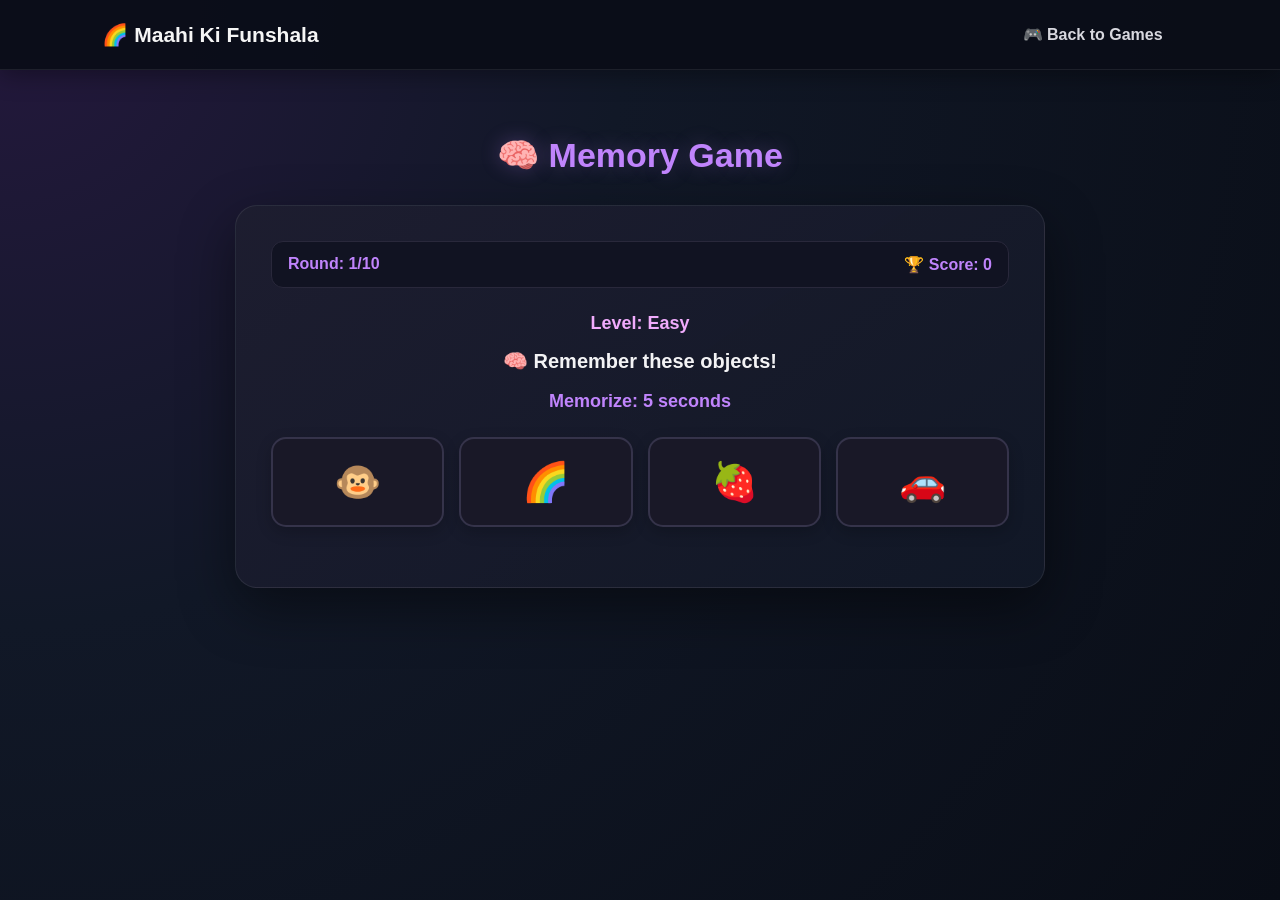
<file: memory.html>
<!DOCTYPE html>
<html lang="en">

<head>

<meta charset="UTF-8">
<meta name="viewport" content="width=device-width, initial-scale=1.0">

<title>Memory Game - Maahi Ki Funshala</title>

<style>

*{
    margin:0;
    padding:0;
    box-sizing:border-box;
    font-family:Arial,sans-serif;
}

body{
    min-height:100vh;
    background:
        radial-gradient(circle at top left,#24183d 0%,#111827 40%,#090d16 100%);
    color:#eeeeee;
}

/* ================= NAVBAR ================= */

nav{
    background:rgba(10,13,24,.95);
    border-bottom:1px solid rgba(255,255,255,.08);

    padding:16px 8%;

    display:flex;
    justify-content:space-between;
    align-items:center;

    box-shadow:0 5px 25px rgba(0,0,0,.35);

    position:sticky;
    top:0;
    z-index:100;
}

nav h2{
    color:#f5f5f5;
    font-size:21px;
}

nav a{
    color:#d8d8df;
    text-decoration:none;
    font-weight:bold;
    padding:9px 15px;
    border-radius:10px;
    transition:.25s;
}

nav a:hover{
    background:#26203a;
    color:white;
}

/* ================= PAGE ================= */

.page{
    max-width:850px;
    margin:45px auto;
    padding:20px;
}

.title{
    text-align:center;
    color:#c084fc;
    margin-bottom:30px;
    font-size:34px;
    text-shadow:0 0 20px rgba(192,132,252,.25);
}

/* ================= BOX ================= */

.box{
    background:
        linear-gradient(145deg,
        rgba(30,30,48,.97),
        rgba(17,24,39,.98));

    padding:35px;

    border-radius:22px;

    border:1px solid rgba(255,255,255,.08);

    box-shadow:0 20px 55px rgba(0,0,0,.45);
}

/* ================= INFO ================= */

.info{
    display:flex;
    justify-content:space-between;

    color:#c084fc;
    font-weight:bold;

    margin-bottom:25px;

    background:#111322;
    padding:13px 16px;

    border-radius:12px;
    border:1px solid #29283b;
}

/* ================= LEVEL ================= */

.level{
    text-align:center;
    margin-bottom:15px;

    color:#f0abfc;
    font-weight:bold;
    font-size:18px;
}

/* ================= MESSAGE ================= */

.message{
    text-align:center;

    font-size:20px;
    font-weight:bold;

    margin-bottom:18px;

    color:#f3f3f5;
}

/* ================= MEMORY GRID ================= */

.memory-grid{
    display:grid;

    grid-template-columns:repeat(4,1fr);

    gap:15px;

    margin:25px 0;
}

.memory-item{
    background:#191827;

    border:2px solid #35334a;

    border-radius:15px;

    padding:20px 10px;

    text-align:center;

    font-size:38px;

    min-height:90px;

    display:flex;
    align-items:center;
    justify-content:center;

    box-shadow:0 5px 15px rgba(0,0,0,.2);
}

/* ================= TIMER ================= */

.timer{
    text-align:center;

    font-size:18px;
    font-weight:bold;

    color:#c084fc;

    margin:15px 0;
}

/* ================= QUESTION ================= */

#question{
    text-align:center;

    margin:20px 0;

    line-height:1.5;

    color:#f3f3f5;

    font-size:22px;
}

/* ================= OPTIONS ================= */

.options{
    display:grid;

    grid-template-columns:1fr 1fr;

    gap:12px;
}

.option{
    padding:15px;

    border:2px solid #353449;

    border-radius:12px;

    background:#171725;

    color:#e5e5eb;

    cursor:pointer;

    font-size:16px;

    font-weight:bold;

    transition:.2s;
}

.option:hover{
    border-color:#a855f7;
    background:#25203a;
    transform:translateY(-2px);
}

.option:disabled{
    cursor:not-allowed;
}

.correct{
    background:#123524 !important;
    border-color:#22c55e !important;
    color:#86efac;
}

.wrong{
    background:#3a171c !important;
    border-color:#ef4444 !important;
    color:#fca5a5;
}

/* ================= BUTTON ================= */

.btn{
    padding:13px 25px;

    margin-top:25px;

    border:none;

    border-radius:12px;

    background:
        linear-gradient(135deg,#7c3aed,#a855f7);

    color:white;

    font-weight:bold;

    cursor:pointer;

    font-size:16px;

    transition:.25s;

    box-shadow:0 7px 20px rgba(124,58,237,.25);
}

.btn:hover{
    background:
        linear-gradient(135deg,#8b5cf6,#c084fc);

    transform:translateY(-2px);
}

/* ================= RESULT ================= */

.result{
    text-align:center;
}

.result h2{
    color:#c084fc;
    margin:15px;
}

.result p{
    margin:12px;
    font-size:17px;
    color:#cfcfd8;
}

.result-score{
    font-size:42px !important;
    font-weight:bold;
    color:#c084fc !important;
}

/* ================= MOBILE ================= */

@media(max-width:700px){

    nav{
        flex-direction:column;
        gap:12px;
        text-align:center;
    }

    .page{
        margin:25px auto;
        padding:15px;
    }

    .box{
        padding:20px;
    }

    .info{
        flex-direction:column;
        gap:10px;
        text-align:center;
    }

    .memory-grid{
        grid-template-columns:repeat(2,1fr);
    }

    .options{
        grid-template-columns:1fr;
    }

    .memory-item{
        font-size:32px;
    }

    #question{
        font-size:19px;
    }

    .btn{
        width:100%;
    }

}

</style>

</head>

<body>


<!-- ================= NAVBAR ================= -->

<nav>

    <h2>🌈 Maahi Ki Funshala</h2>

    <a href="games.html">
        🎮 Back to Games
    </a>

</nav>


<!-- ================= PAGE ================= -->

<div class="page">

    <h1 class="title">
        🧠 Memory Game
    </h1>


    <div class="box" id="box">


        <!-- ================= INFO ================= -->

        <div class="info">

            <span>
                Round:
                <span id="round">1</span>/10
            </span>

            <span>
                🏆 Score:
                <span id="score">0</span>
            </span>

        </div>


        <!-- ================= LEVEL ================= -->

        <div class="level" id="level">
            Level: Easy
        </div>


        <!-- ================= MESSAGE ================= -->

        <div class="message" id="message">
            🧠 Remember these objects!
        </div>


        <!-- ================= TIMER ================= -->

        <div class="timer" id="timer">
            Memorize: 5 seconds
        </div>


        <!-- ================= MEMORY GRID ================= -->

        <div
            class="memory-grid"
            id="memoryGrid">
        </div>


        <!-- ================= QUESTION ================= -->

        <div
            id="questionArea"
            style="display:none;">

            <h2 id="question"></h2>

            <div
                class="options"
                id="options">
            </div>

        </div>


    </div>

</div>


<script>

/* =====================================================
   MEMORY ITEMS
===================================================== */

const items = [

    "🍎",
    "🍌",
    "🍇",
    "🍉",
    "🍓",
    "🍒",
    "🍍",
    "🥝",
    "🥭",
    "🍊",

    "🐶",
    "🐱",
    "🐼",
    "🦁",
    "🐯",
    "🐸",
    "🐵",
    "🐰",
    "🦊",
    "🐨",

    "🚗",
    "🚲",
    "✈️",
    "🚀",
    "🚢",
    "🚌",
    "🚂",
    "🏍️",
    "🚁",
    "🚕",

    "⭐",
    "🌙",
    "☀️",
    "🌈",
    "⚽",
    "🏀",
    "🎸",
    "📚",
    "🎁",
    "🎈"

];


/* =====================================================
   LEVEL SETTINGS
===================================================== */

const levels = {

    easy:{
        count:4,
        time:5
    },

    medium:{
        count:6,
        time:4
    },

    hard:{
        count:8,
        time:3
    }

};


/* =====================================================
   VARIABLES
===================================================== */

let currentRound = 0;

let score = 0;

let levelName = "easy";

let selectedItems = [];

let correctAnswer = "";

let timerInterval;

let nextRoundTimeout;


/* =====================================================
   ELEMENTS
===================================================== */

const memoryGrid =
    document.getElementById("memoryGrid");

const timer =
    document.getElementById("timer");

const message =
    document.getElementById("message");

const questionArea =
    document.getElementById("questionArea");

const question =
    document.getElementById("question");

const options =
    document.getElementById("options");


/* =====================================================
   GET LEVEL
===================================================== */

function getLevel(){

    if(currentRound < 3){

        levelName = "easy";

    }

    else if(currentRound < 7){

        levelName = "medium";

    }

    else{

        levelName = "hard";

    }

}


/* =====================================================
   UPDATE LEVEL
===================================================== */

function updateLevel(){

    let levelText =
        levelName.charAt(0).toUpperCase()
        + levelName.slice(1);

    document.getElementById("level")
        .innerText =
        "Level: " + levelText;

}


/* =====================================================
   RANDOM ITEMS
===================================================== */

function getRandomItems(count){

    let shuffled =
        [...items].sort(() => Math.random() - 0.5);

    return shuffled.slice(0,count);

}


/* =====================================================
   START ROUND
===================================================== */

function startRound(){

    clearInterval(timerInterval);

    clearTimeout(nextRoundTimeout);

    getLevel();

    updateLevel();

    questionArea.style.display = "none";

    memoryGrid.style.display = "grid";

    message.innerText =
        "🧠 Remember these objects!";

    const settings =
        levels[levelName];

    selectedItems =
        getRandomItems(settings.count);


    /* SHOW OBJECTS */

    memoryGrid.innerHTML = "";

    selectedItems.forEach(item => {

        const div =
            document.createElement("div");

        div.className =
            "memory-item";

        div.innerText =
            item;

        memoryGrid.appendChild(div);

    });


    /* TIMER */

    let timeLeft =
        settings.time;

    timer.innerText =
        "Memorize: " + timeLeft + " seconds";


    timerInterval =
        setInterval(() => {

            timeLeft--;

            timer.innerText =
                "Memorize: " + timeLeft + " seconds";


            if(timeLeft <= 0){

                clearInterval(timerInterval);

                hideMemory();

            }

        },1000);

}


/* =====================================================
   HIDE MEMORY
===================================================== */

function hideMemory(){

    memoryGrid.style.display =
        "none";

    timer.innerText = "";

    message.innerText =
        "🤔 Now test your memory!";

    createQuestion();

}


/* =====================================================
   CREATE QUESTION
===================================================== */

function createQuestion(){

    questionArea.style.display =
        "block";


    /* SELECT CORRECT ANSWER */

    correctAnswer =
        selectedItems[
            Math.floor(
                Math.random() *
                selectedItems.length
            )
        ];


    question.innerText =
        "Which of these objects was shown?";


    /* WRONG OPTIONS */

    let wrongOptions =
        items.filter(item =>
            !selectedItems.includes(item)
        );


    wrongOptions =
        wrongOptions
            .sort(() => Math.random() - 0.5)
            .slice(0,3);


    /* ALL OPTIONS */

    let allOptions =
        [correctAnswer,...wrongOptions]
            .sort(() => Math.random() - 0.5);


    options.innerHTML = "";


    allOptions.forEach(option => {

        let button =
            document.createElement("button");

        button.className =
            "option";

        button.innerText =
            option;


        button.onclick =
            () => checkAnswer(button,option);


        options.appendChild(button);

    });

}


/* =====================================================
   CHECK ANSWER
===================================================== */

function checkAnswer(button,answer){

    /* PREVENT MULTIPLE CLICKS */

    document
        .querySelectorAll(".option")
        .forEach(btn => {

            btn.disabled = true;

        });


    /* CORRECT */

    if(answer === correctAnswer){

        button.classList.add("correct");

        score++;

        document.getElementById("score")
            .innerText = score;

        message.innerText =
            "✅ Correct!";

    }


    /* WRONG */

    else{

        button.classList.add("wrong");


        document
            .querySelectorAll(".option")
            .forEach(btn => {

                if(btn.innerText === correctAnswer){

                    btn.classList.add("correct");

                }

            });


        message.innerText =
            "❌ Wrong answer!";
    }


    /*
        WAIT 3 SECONDS
        THEN AUTOMATICALLY
        MOVE TO NEXT ROUND
    */

    nextRoundTimeout =
        setTimeout(() => {

            currentRound++;

            if(currentRound < 10){

                document.getElementById("round")
                    .innerText =
                    currentRound + 1;

                startRound();

            }

            else{

                showResult();

            }

        },3000);

}


/* =====================================================
   RESULT
===================================================== */

function showResult(){

    clearInterval(timerInterval);

    clearTimeout(nextRoundTimeout);


    let percentage =
        Math.round(
            (score / 10) * 100
        );


    let messageText;


    if(score >= 9){

        messageText =
            "🧠 Amazing memory!";

    }

    else if(score >= 7){

        messageText =
            "🎉 Great memory!";

    }

    else if(score >= 5){

        messageText =
            "👍 Good job! Keep practicing!";

    }

    else{

        messageText =
            "💪 Keep practicing your memory!";

    }


    document.getElementById("box")
        .innerHTML = `

        <div class="result">

            <h2>
                🎉 Memory Game Completed!
            </h2>

            <p class="result-score">
                ${score} / 10
            </p>

            <p>
                Your Score: ${percentage}%
            </p>

            <p>
                ${messageText}
            </p>

            <button
                class="btn"
                onclick="location.reload()">

                🔄 Play Again

            </button>

        </div>

    `;

}


/* =====================================================
   START GAME
===================================================== */

startRound();

</script>

</body>

</html>
</file>
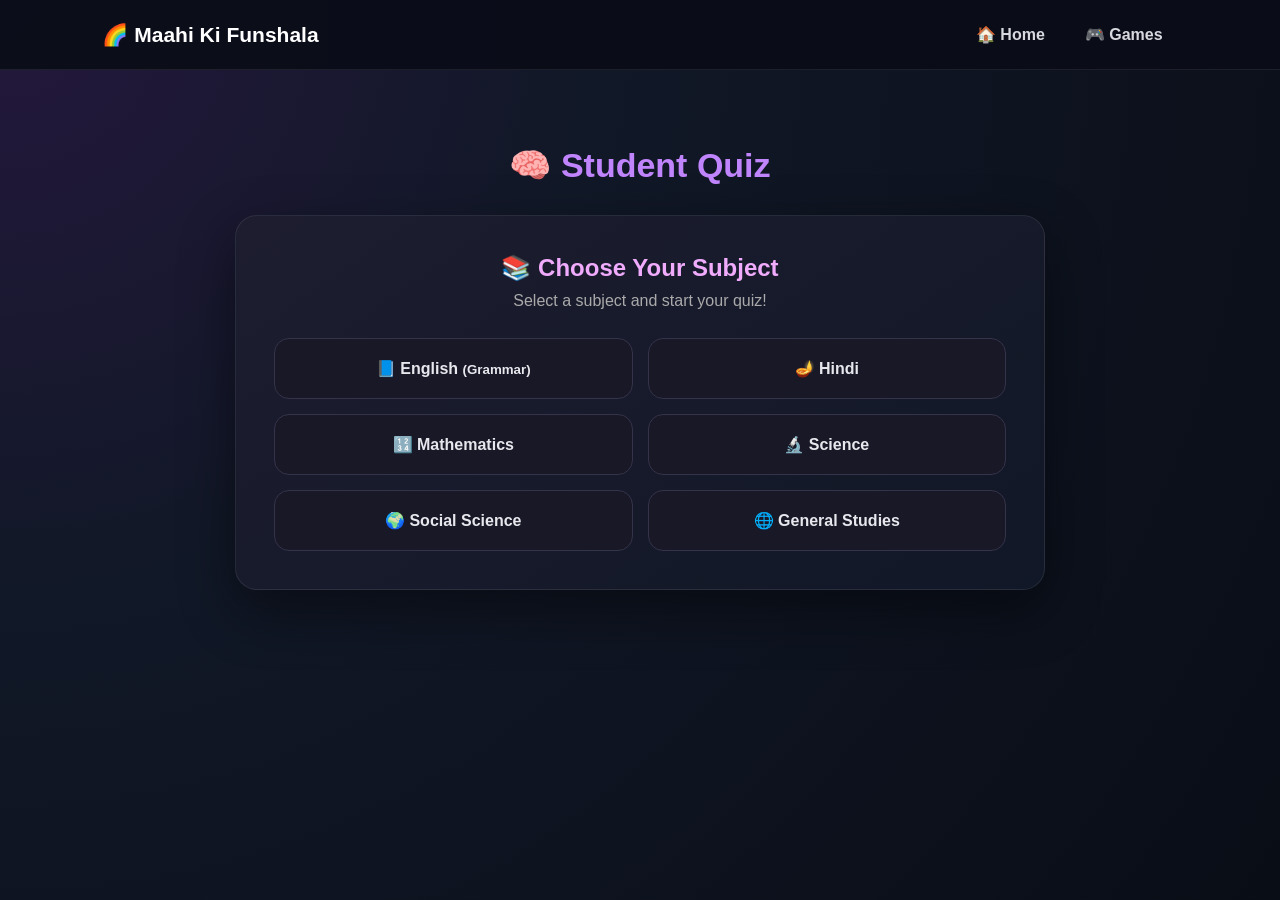
<file: quiz.html>
<!DOCTYPE html>
<html lang="en">

<head>

    <meta charset="UTF-8">
    <meta name="viewport" content="width=device-width, initial-scale=1.0">

    <title>Student Quiz - Maahi Ki Funshala</title>

    <style>

        * {
            margin: 0;
            padding: 0;
            box-sizing: border-box;
            font-family: "Trebuchet MS", "Segoe UI", Arial, sans-serif;
        }

        body {
            min-height: 100vh;

            background:
                radial-gradient(
                    circle at top left,
                    #24183d 0%,
                    #111827 38%,
                    #090d16 100%
                );

            color: #eeeeee;
        }

        nav {
            background: rgba(10, 13, 24, 0.94);
            border-bottom: 1px solid rgba(255,255,255,0.08);

            padding: 16px 8%;

            display: flex;
            justify-content: space-between;
            align-items: center;

            position: sticky;
            top: 0;
            z-index: 100;
        }

        nav h2 {
            color: white;
            font-size: 21px;
        }

        .nav-links {
            display: flex;
            gap: 10px;
        }

        .nav-links a {
            color: #d8d8df;
            text-decoration: none;
            font-weight: bold;

            padding: 9px 15px;
            border-radius: 10px;
        }

        .nav-links a:hover {
            background: #26203a;
            color: white;
        }

        .page {
            max-width: 850px;
            margin: 55px auto;
            padding: 20px;
        }

        .title {
            text-align: center;
            color: #c084fc;
            margin-bottom: 30px;
            font-size: 34px;
        }

        .quiz-box {
            background:
                linear-gradient(
                    145deg,
                    rgba(30,30,48,0.97),
                    rgba(17,24,39,0.98)
                );

            padding: 38px;
            border-radius: 22px;

            border: 1px solid rgba(255,255,255,0.08);

            box-shadow:
                0 20px 55px rgba(0,0,0,0.45);
        }

        .subject-selection {
            text-align: center;
        }

        .subject-selection h2 {
            color: #f0abfc;
            margin-bottom: 10px;
        }

        .subject-selection p {
            color: #aaa;
            margin-bottom: 28px;
        }

        .subjects {
            display: grid;
            grid-template-columns: repeat(2,1fr);
            gap: 15px;
        }

        .subject-btn {
            padding: 20px 15px;

            border: 1px solid #35334a;
            background: #191827;
            color: #e7e7ed;

            border-radius: 15px;

            font-size: 16px;
            font-weight: bold;

            cursor: pointer;
            transition: 0.25s;
        }

        .subject-btn:hover {
            background: #242039;
            border-color: #a855f7;
            transform: translateY(-3px);
        }

        .subject-btn.active {
            background:
                linear-gradient(
                    135deg,
                    #7c3aed,
                    #a855f7
                );

            color: white;
        }

        #scienceLevelSelection {
            display: none;

            margin-top: 28px;
            padding: 24px;

            background: #121322;
            border-radius: 16px;

            border: 1px solid #302d46;
        }

        #scienceLevelSelection h3 {
            color: #f0abfc;
            margin-bottom: 18px;
        }

        .science-levels {
            display: flex;
            justify-content: center;
            gap: 12px;
            flex-wrap: wrap;
        }

        .level-btn {
            padding: 12px 22px;

            border: 1px solid #3b394c;
            border-radius: 25px;

            background: #1b1a2a;
            color: #d9d9e2;

            font-weight: bold;
            cursor: pointer;
        }

        .level-btn:hover {
            border-color: #a855f7;
            background: #27213d;
        }

        .level-btn.active {
            background: #8b5cf6;
            color: white;
        }

        #quizArea {
            display: none;
        }

        .subject-label {
            text-align: center;
            margin-bottom: 20px;

            color: #f0abfc;
            font-weight: bold;
            font-size: 18px;
        }

        .top {
            display: flex;
            justify-content: space-between;

            color: #c084fc;
            font-weight: bold;

            margin-bottom: 25px;

            background: #111322;
            padding: 13px 16px;

            border-radius: 12px;
        }

        #question {
            margin-bottom: 25px;
            line-height: 1.6;

            color: #f3f3f5;
            font-size: 23px;
        }

        #options {
            display: flex;
            flex-direction: column;
            gap: 12px;
        }

        .option {
            padding: 16px 18px;

            border: 1px solid #353449;
            background: #171725;

            color: #e5e5eb;

            border-radius: 13px;

            text-align: left;
            cursor: pointer;

            font-size: 16px;
        }

        .option:hover {
            background: #25203a;
            border-color: #a855f7;
        }

        .option.correct {
            background: #123524;
            border-color: #22c55e;
            color: #86efac;
        }

        .option.wrong {
            background: #3a171c;
            border-color: #ef4444;
            color: #fca5a5;
        }

        .option:disabled {
            cursor: not-allowed;
        }

        #answerMessage {
            text-align: center;

            margin-top: 18px;

            min-height: 25px;

            font-weight: bold;
        }

        /* COUNTDOWN */

        #countdown {
            text-align: center;

            min-height: 42px;

            margin-top: 10px;

            color: #c084fc;

            font-size: 24px;

            font-weight: bold;
        }

        .quiz-buttons {
            display: flex;
            justify-content: space-between;

            gap: 10px;
            flex-wrap: wrap;
        }

        .btn {
            margin-top: 25px;

            padding: 13px 22px;

            border: none;
            border-radius: 12px;

            background:
                linear-gradient(
                    135deg,
                    #7c3aed,
                    #a855f7
                );

            color: white;

            font-weight: bold;
            cursor: pointer;
        }

        .btn:hover {
            transform: translateY(-2px);
        }

        .btn:disabled {
            opacity: 0.5;
            cursor: not-allowed;
        }

        .result {
            text-align: center;
        }

        .result h2 {
            color: #c084fc;
            margin: 15px;
        }

        .result-card {
            background: #111322;

            padding: 28px;
            border-radius: 16px;

            margin: 20px 0;

            border: 1px solid #302d46;
        }

        .result-card p {
            margin: 12px;
            color: #cfcfd8;
        }

        .result-score {
            font-size: 42px;
            font-weight: bold;
            color: #c084fc;
            margin: 18px;
        }

        @media(max-width:700px) {

            nav {
                flex-direction: column;
                gap: 12px;
                text-align: center;
            }

            .page {
                margin: 30px auto;
                padding: 14px;
            }

            .quiz-box {
                padding: 20px;
            }

            .subjects {
                grid-template-columns: 1fr;
            }

            .top {
                flex-direction: column;
                gap: 10px;
                text-align: center;
            }

            #question {
                font-size: 19px;
            }

            .quiz-buttons {
                flex-direction: column;
            }

            .btn {
                width: 100%;
            }

            #countdown {
                font-size: 21px;
            }
        }

    </style>

</head>


<body>

<nav>

    <h2>🌈 Maahi Ki Funshala</h2>

    <div class="nav-links">

        <a href="index.html">🏠 Home</a>

        <a href="games.html">🎮 Games</a>

    </div>

</nav>


<div class="page">

    <h1 class="title">
        🧠 Student Quiz
    </h1>


    <div class="quiz-box">

        <!-- SUBJECT SELECTION -->

        <div
            class="subject-selection"
            id="subjectSelection">

            <h2>📚 Choose Your Subject</h2>

            <p>
                Select a subject and start your quiz!
            </p>


            <div class="subjects">

                <button
                    class="subject-btn"
                    onclick="selectSubject('English', this)">
                    📘 English
                    <small>(Grammar)</small>
                </button>


                <button
                    class="subject-btn"
                    onclick="selectSubject('Hindi', this)">
                    🪔 Hindi
                </button>


                <button
                    class="subject-btn"
                    onclick="selectSubject('Mathematics', this)">
                    🔢 Mathematics
                </button>


                <button
                    class="subject-btn"
                    onclick="selectSubject('Science', this)">
                    🔬 Science
                </button>


                <button
                    class="subject-btn"
                    onclick="selectSubject('Social Science', this)">
                    🌍 Social Science
                </button>


                <button
                    class="subject-btn"
                    onclick="selectSubject('General Studies', this)">
                    🌐 General Studies
                </button>

            </div>


            <!-- SCIENCE LEVEL -->

            <div id="scienceLevelSelection">

                <h3>🔬 Choose Science Level</h3>

                <div class="science-levels">

                    <button
                        class="level-btn"
                        onclick="selectScienceLevel('Easy', this)">
                        🟢 Easy
                    </button>

                    <button
                        class="level-btn"
                        onclick="selectScienceLevel('Medium', this)">
                        🟡 Medium
                    </button>

                    <button
                        class="level-btn"
                        onclick="selectScienceLevel('Hard', this)">
                        🔴 Hard
                    </button>

                </div>

            </div>

        </div>


        <!-- QUIZ AREA -->

        <div id="quizArea">

            <div
                class="subject-label"
                id="quizSubject">
                📚 Quiz
            </div>


            <div class="top">

                <span id="questionNumber">
                    Question 1 / 10
                </span>

                <span id="score">
                    Score: 0
                </span>

            </div>


            <h2 id="question">
                Loading...
            </h2>


            <div id="options"></div>


            <div id="answerMessage"></div>


            <!-- 3-2-1 COUNTDOWN -->

            <div id="countdown"></div>


            <div class="quiz-buttons">

                <button
                    class="btn"
                    id="prevBtn"
                    onclick="previousQuestion()">
                    ⬅️ Previous
                </button>


                <button
                    class="btn"
                    id="nextBtn"
                    onclick="nextQuestion()">
                    Next ➡️
                </button>

            </div>

        </div>

    </div>

</div>


<script src="script.js"></script>

</body>

</html>
</file>
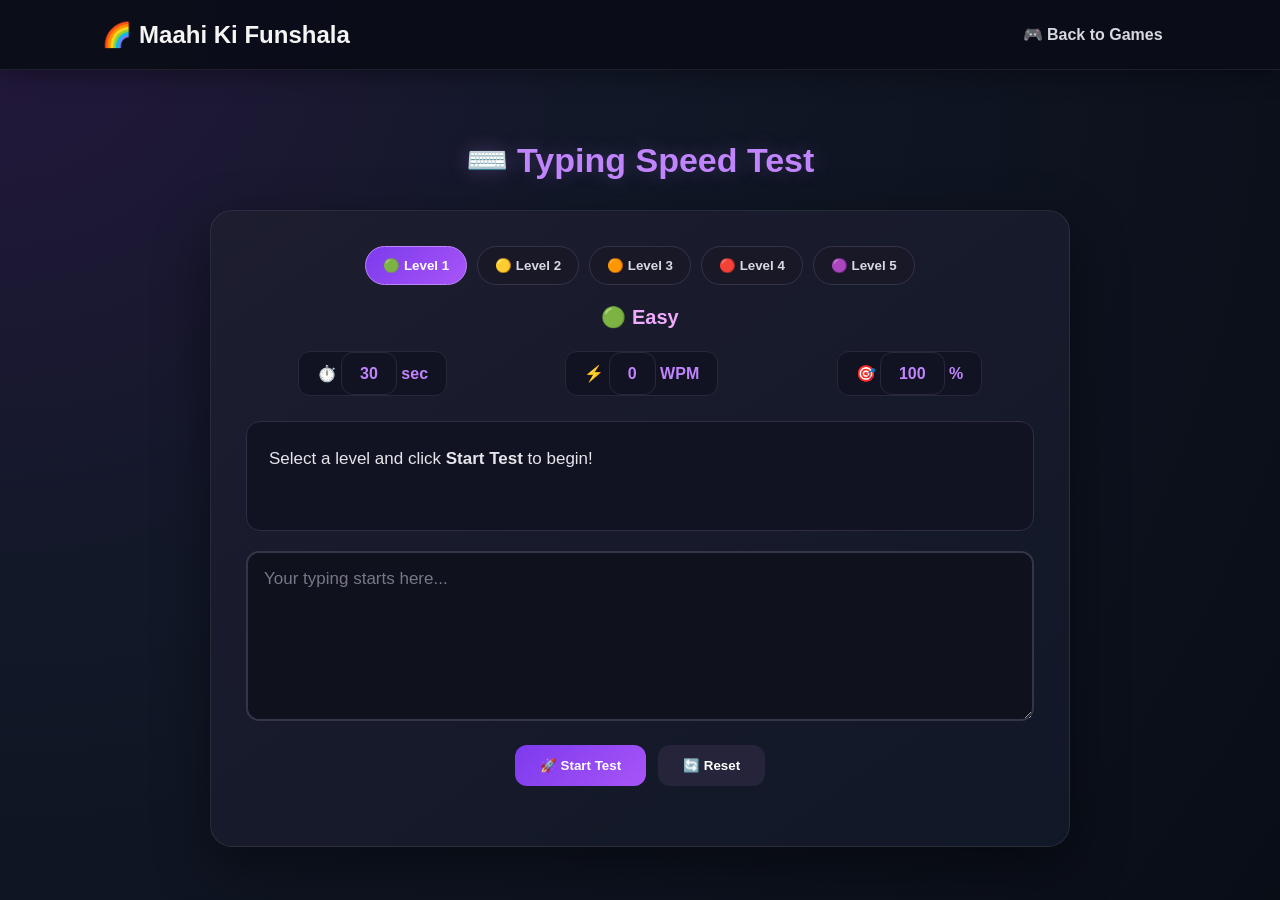
<file: typing.html>
<!DOCTYPE html>
<html lang="en">

<head>

<meta charset="UTF-8">
<meta name="viewport" content="width=device-width, initial-scale=1.0">

<title>Typing Test - Maahi Ki Funshala</title>

<style>

*{
    margin:0;
    padding:0;
    box-sizing:border-box;
    font-family:"Trebuchet MS","Segoe UI",Arial,sans-serif;
}

body{
    min-height:100vh;
    background:
        radial-gradient(circle at top left,#24183d 0%,#111827 40%,#090d16 100%);
    color:#eeeeee;
}

/* ================= NAVBAR ================= */

nav{
    background:rgba(10,13,24,.95);
    border-bottom:1px solid rgba(255,255,255,.08);
    padding:16px 8%;

    display:flex;
    justify-content:space-between;
    align-items:center;

    position:sticky;
    top:0;
    z-index:100;

    box-shadow:0 5px 25px rgba(0,0,0,.35);
}

nav h2{
    color:#f5f5f5;
}

nav a{
    color:#d8d8df;
    text-decoration:none;
    font-weight:bold;
    padding:9px 15px;
    border-radius:10px;
    transition:.25s;
}

nav a:hover{
    background:#26203a;
    color:white;
}

/* ================= PAGE ================= */

.page{
    max-width:900px;
    margin:50px auto;
    padding:20px;
}

.title{
    text-align:center;
    color:#c084fc;
    margin-bottom:30px;
    font-size:34px;
    text-shadow:0 0 20px rgba(192,132,252,.25);
}

/* ================= BOX ================= */

.typing-box{
    background:
        linear-gradient(145deg,
        rgba(30,30,48,.97),
        rgba(17,24,39,.98));

    padding:35px;
    border-radius:22px;

    border:1px solid rgba(255,255,255,.08);

    box-shadow:
        0 20px 55px rgba(0,0,0,.45);
}

/* ================= LEVELS ================= */

.levels{
    display:flex;
    justify-content:center;
    gap:10px;
    flex-wrap:wrap;
    margin-bottom:20px;
}

.level-btn{
    padding:11px 17px;

    border:1px solid #35334a;
    border-radius:20px;

    background:#191827;
    color:#d9d9e2;

    font-weight:bold;
    cursor:pointer;

    transition:.25s;
}

.level-btn:hover{
    background:#27213d;
    border-color:#a855f7;
    transform:translateY(-2px);
}

.level-btn.active{
    background:linear-gradient(135deg,#7c3aed,#a855f7);
    border-color:#c084fc;
    color:white;
}

/* ================= LEVEL NAME ================= */

#levelName{
    text-align:center;
    color:#f0abfc;
    margin-bottom:22px;
    font-size:20px;
}

/* ================= INFO ================= */

.info{
    display:flex;
    justify-content:space-around;
    gap:15px;

    margin-bottom:25px;
}

.info span{
    background:#111322;

    border:1px solid #29283b;

    padding:12px 18px;

    border-radius:12px;

    color:#c084fc;

    font-weight:bold;

    min-width:120px;
    text-align:center;
}

/* ================= TEXT ================= */

.text{
    background:#111322;

    border:1px solid #302d46;

    padding:22px;

    border-radius:14px;

    line-height:1.8;

    margin-bottom:20px;

    min-height:110px;

    color:#e5e5eb;

    font-size:17px;
}

/* ================= TEXTAREA ================= */

textarea{
    width:100%;
    height:170px;

    padding:16px;

    font-size:17px;

    background:#0f111d;
    color:#eeeeee;

    border:2px solid #353449;

    border-radius:13px;

    resize:vertical;

    outline:none;

    transition:.25s;
}

textarea::placeholder{
    color:#777789;
}

textarea:focus{
    border-color:#a855f7;

    box-shadow:
        0 0 0 3px rgba(168,85,247,.12);
}

/* ================= BUTTON ================= */

.buttons{
    display:flex;
    justify-content:center;
    gap:12px;
    flex-wrap:wrap;
}

.btn{
    margin-top:20px;

    padding:13px 25px;

    border:none;
    border-radius:12px;

    background:
        linear-gradient(135deg,#7c3aed,#a855f7);

    color:white;

    font-weight:bold;

    cursor:pointer;

    transition:.25s;
}

.btn:hover{
    transform:translateY(-2px);

    box-shadow:
        0 8px 22px rgba(168,85,247,.3);
}

#submitBtn{
    background:
        linear-gradient(135deg,#15803d,#22c55e);

    display:none;
}

#submitBtn:hover{
    background:
        linear-gradient(135deg,#16a34a,#4ade80);
}

#resetBtn{
    background:#25243a;
}

#resetBtn:hover{
    background:#35334a;
}

/* ================= RESULT ================= */

#typingResult{
    text-align:center;

    margin-top:25px;

    line-height:1.9;

    color:#d9d9e2;
}

.result-title{
    color:#c084fc;
    font-size:27px;
    margin-bottom:15px;
}

.result-score{
    font-size:38px;
    color:#f0abfc;
    font-weight:bold;
    margin:15px;
}

.result-message{
    color:#a9a9b5;
}

/* ================= MOBILE ================= */

@media(max-width:700px){

    nav{
        flex-direction:column;
        gap:12px;
        text-align:center;
    }

    .page{
        margin:30px auto;
        padding:14px;
    }

    .typing-box{
        padding:20px;
    }

    .title{
        font-size:28px;
    }

    .info{
        flex-direction:column;
        align-items:stretch;
    }

    .info span{
        width:100%;
    }

    .level-btn{
        font-size:13px;
        padding:9px 13px;
    }

    textarea{
        height:150px;
    }

    .btn{
        width:100%;
    }

}

</style>

</head>

<body>


<!-- ================= NAVBAR ================= -->

<nav>

    <h2>
        🌈 Maahi Ki Funshala
    </h2>

    <a href="games.html">
        🎮 Back to Games
    </a>

</nav>


<!-- ================= PAGE ================= -->

<div class="page">

    <h1 class="title">
        ⌨️ Typing Speed Test
    </h1>


    <div class="typing-box">


        <!-- ================= LEVELS ================= -->

        <div class="levels">

            <button
                class="level-btn active"
                onclick="selectLevel(1,this)">
                🟢 Level 1
            </button>

            <button
                class="level-btn"
                onclick="selectLevel(2,this)">
                🟡 Level 2
            </button>

            <button
                class="level-btn"
                onclick="selectLevel(3,this)">
                🟠 Level 3
            </button>

            <button
                class="level-btn"
                onclick="selectLevel(4,this)">
                🔴 Level 4
            </button>

            <button
                class="level-btn"
                onclick="selectLevel(5,this)">
                🟣 Level 5
            </button>

        </div>


        <!-- ================= LEVEL NAME ================= -->

        <h3 id="levelName">
            🟢 Easy
        </h3>


        <!-- ================= INFO ================= -->

        <div class="info">

            <span>
                ⏱️
                <span id="time">30</span>
                sec
            </span>

            <span>
                ⚡
                <span id="wpm">0</span>
                WPM
            </span>

            <span>
                🎯
                <span id="accuracy">100</span>
                %
            </span>

        </div>


        <!-- ================= TEXT ================= -->

        <div
            class="text"
            id="typingText">

            Select a level and click
            <b>Start Test</b> to begin!

        </div>


        <!-- ================= INPUT ================= -->

        <textarea
            id="typingInput"
            placeholder="Your typing starts here..."
            disabled></textarea>


        <!-- ================= BUTTONS ================= -->

        <div class="buttons">

            <button
                class="btn"
                id="startBtn"
                onclick="startTypingTest()">

                🚀 Start Test

            </button>


            <button
                class="btn"
                id="resetBtn"
                onclick="resetTypingTest()">

                🔄 Reset

            </button>


            <button
                class="btn"
                id="submitBtn"
                onclick="submitTypingTest()">

                ✅ Submit Test

            </button>

        </div>


        <!-- ================= RESULT ================= -->

        <div id="typingResult"></div>


    </div>

</div>


<script>

/* =========================================
   TYPING TEXTS
========================================= */

const typingLevels = {

    1:{
        name:"🟢 Easy",
        time:30,
        text:
        "Learning is a journey. Practice every day and keep improving your skills."
    },

    2:{
        name:"🟡 Beginner",
        time:30,
        text:
        "Good typing speed comes with regular practice. Stay focused and type carefully."
    },

    3:{
        name:"🟠 Medium",
        time:30,
        text:
        "Technology has changed the way we learn, communicate and solve problems in our daily lives."
    },

    4:{
        name:"🔴 Hard",
        time:30,
        text:
        "Programming teaches us how to break a complex problem into smaller steps and solve each part logically."
    },

    5:{
        name:"🟣 Expert",
        time:30,
        text:
        "Consistent practice, patience and concentration can help students develop strong technical skills and confidence."

    }

};


/* =========================================
   VARIABLES
========================================= */

let selectedLevel = 1;

let timeLeft = 30;

let timerInterval = null;

let testStarted = false;

let startTime = null;


/* =========================================
   ELEMENTS
========================================= */

const typingText =
document.getElementById("typingText");

const typingInput =
document.getElementById("typingInput");

const timeDisplay =
document.getElementById("time");

const wpmDisplay =
document.getElementById("wpm");

const accuracyDisplay =
document.getElementById("accuracy");

const levelName =
document.getElementById("levelName");

const startBtn =
document.getElementById("startBtn");

const submitBtn =
document.getElementById("submitBtn");

const typingResult =
document.getElementById("typingResult");


/* =========================================
   SELECT LEVEL
========================================= */

function selectLevel(level,button){

    if(testStarted){
        return;
    }

    selectedLevel = level;

    document
    .querySelectorAll(".level-btn")
    .forEach(btn =>
        btn.classList.remove("active")
    );

    button.classList.add("active");

    levelName.innerText =
    typingLevels[level].name;

    timeLeft =
    typingLevels[level].time;

    timeDisplay.innerText =
    timeLeft;

    typingText.innerText =
    "Click Start Test to begin!";

    typingInput.value = "";

    typingInput.disabled = true;

    wpmDisplay.innerText = "0";

    accuracyDisplay.innerText = "100";

    typingResult.innerHTML = "";

}


/* =========================================
   START TEST
========================================= */

function startTypingTest(){

    if(testStarted){
        return;
    }

    const level =
    typingLevels[selectedLevel];

    testStarted = true;

    timeLeft = level.time;

    timeDisplay.innerText = timeLeft;

    typingText.innerText = level.text;

    typingInput.value = "";

    typingInput.disabled = false;

    typingInput.focus();

    typingResult.innerHTML = "";

    startBtn.style.display = "none";

    submitBtn.style.display = "inline-block";

    startTime = Date.now();


    /* TIMER */

    timerInterval =
    setInterval(() => {

        timeLeft--;

        timeDisplay.innerText =
        timeLeft;

        updateStats();


        if(timeLeft <= 0){

            clearInterval(timerInterval);

            submitTypingTest();

        }

    },1000);

}


/* =========================================
   UPDATE STATS
========================================= */

function updateStats(){

    const typed =
    typingInput.value;

    const target =
    typingLevels[selectedLevel].text;


    /* ACCURACY */

    let correctCharacters = 0;

    for(
        let i = 0;
        i < typed.length && i < target.length;
        i++
    ){

        if(typed[i] === target[i]){
            correctCharacters++;
        }

    }


    let accuracy = 100;

    if(typed.length > 0){

        accuracy =
        Math.round(
            (correctCharacters / typed.length) * 100
        );

    }


    accuracy =
    Math.max(0,Math.min(100,accuracy));


    accuracyDisplay.innerText =
    accuracy;


    /* WPM */

    const elapsedSeconds =
    Math.max(
        1,
        (Date.now() - startTime) / 1000
    );


    const words =
    typed.length / 5;


    const wpm =
    Math.round(
        words / (elapsedSeconds / 60)
    );


    wpmDisplay.innerText =
    wpm;

}


/* =========================================
   INPUT EVENT
========================================= */

typingInput.addEventListener(
    "input",
    function(){

        if(!testStarted){
            return;
        }

        updateStats();

        const target =
        typingLevels[selectedLevel].text;

        /*
           Automatically finish when
           complete text is typed
        */

        if(
            typingInput.value.length >=
            target.length
        ){

            submitTypingTest();

        }

    }
);


/* =========================================
   SUBMIT TEST
========================================= */

function submitTypingTest(){

    if(!testStarted){
        return;
    }

    clearInterval(timerInterval);

    updateStats();

    testStarted = false;

    typingInput.disabled = true;

    submitBtn.style.display = "none";

    startBtn.style.display = "inline-block";


    const finalWPM =
    parseInt(wpmDisplay.innerText);

    const finalAccuracy =
    parseInt(accuracyDisplay.innerText);


    let message = "";


    if(finalAccuracy >= 95 && finalWPM >= 40){

        message =
        "🔥 Excellent! Your typing is very strong.";

    }
    else if(finalAccuracy >= 90 && finalWPM >= 30){

        message =
        "🎉 Great job! Keep practicing.";

    }
    else if(finalAccuracy >= 80){

        message =
        "👍 Good attempt! Focus on accuracy and speed.";

    }
    else{

        message =
        "💪 Keep practicing. You will improve!";

    }


    typingResult.innerHTML = `

        <div class="result-title">
            🎉 Test Completed!
        </div>

        <div class="result-score">
            ${finalWPM} WPM
        </div>

        <p>
            🎯 Accuracy:
            <b>${finalAccuracy}%</b>
        </p>

        <p class="result-message">
            ${message}
        </p>

    `;

}


/* =========================================
   RESET
========================================= */

function resetTypingTest(){

    clearInterval(timerInterval);

    testStarted = false;

    const level =
    typingLevels[selectedLevel];

    timeLeft =
    level.time;

    timeDisplay.innerText =
    timeLeft;

    wpmDisplay.innerText =
    "0";

    accuracyDisplay.innerText =
    "100";

    typingText.innerText =
    "Click Start Test to begin!";

    typingInput.value = "";

    typingInput.disabled = true;

    typingResult.innerHTML = "";

    startBtn.style.display = "inline-block";

    submitBtn.style.display = "none";

}

</script>

</body>

</html>
</file>
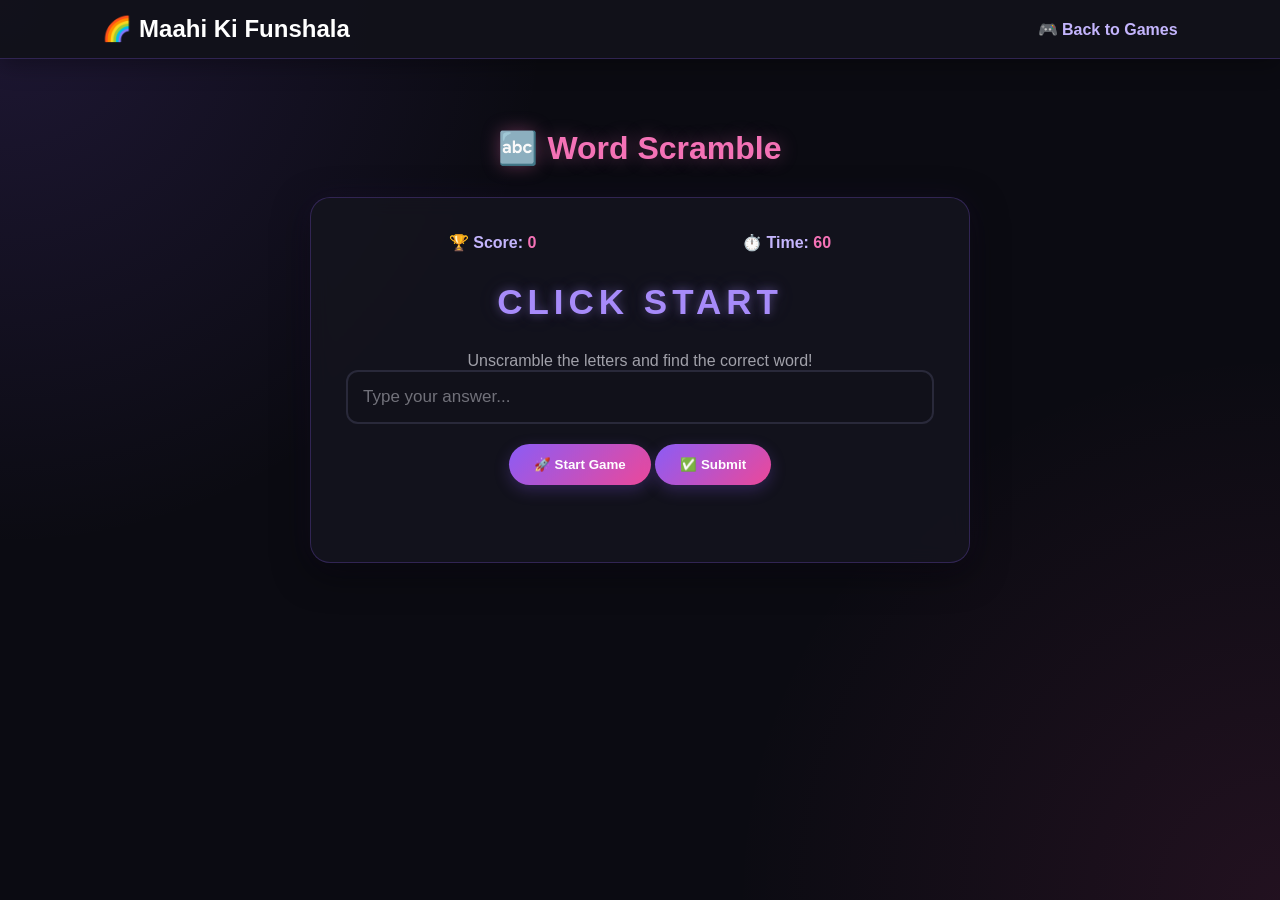
<file: word.html>
<!DOCTYPE html>
<html lang="en">

<head>

<meta charset="UTF-8">
<meta name="viewport" content="width=device-width, initial-scale=1.0">

<title>Word Scramble - Maahi Ki Funshala</title>

<style>

*{
    margin:0;
    padding:0;
    box-sizing:border-box;
    font-family:Arial,sans-serif;
}

body{
    background:
        radial-gradient(circle at top left, rgba(139,92,246,.15), transparent 35%),
        radial-gradient(circle at bottom right, rgba(236,72,153,.10), transparent 35%),
        #0b0b12;
    color:#f5f5f7;
    min-height:100vh;
}

/* NAVBAR */

nav{
    background:rgba(17,17,26,.95);
    border-bottom:1px solid rgba(139,92,246,.25);
    padding:15px 8%;
    display:flex;
    justify-content:space-between;
    align-items:center;
    box-shadow:0 5px 25px rgba(0,0,0,.35);
}

nav h2{
    color:#ffffff;
}

nav a{
    color:#c4b5fd;
    text-decoration:none;
    font-weight:bold;
    transition:.3s;
}

nav a:hover{
    color:#f472b6;
}

/* PAGE */

.page{
    max-width:700px;
    margin:50px auto;
    padding:20px;
}

/* TITLE */

.title{
    text-align:center;
    color:#f472b6;
    margin-bottom:30px;
    text-shadow:0 0 18px rgba(244,114,182,.35);
}

/* GAME BOX */

.box{
    background:rgba(20,20,30,.92);
    padding:35px;
    border-radius:20px;
    text-align:center;

    border:1px solid rgba(139,92,246,.25);

    box-shadow:
        0 10px 35px rgba(0,0,0,.5),
        0 0 30px rgba(139,92,246,.08);

    backdrop-filter:blur(10px);
}

/* SCORE + TIMER */

.info{
    display:flex;
    justify-content:space-around;
    color:#c4b5fd;
    font-weight:bold;
}

.info span span{
    color:#f472b6;
}

/* SCRAMBLED WORD */

#scrambled{
    font-size:35px;
    color:#a78bfa;
    letter-spacing:5px;
    margin:30px 0;

    text-shadow:
        0 0 10px rgba(167,139,250,.4),
        0 0 25px rgba(167,139,250,.15);
}

/* DESCRIPTION */

.box > p:not(#message){
    color:#a1a1aa;
}

/* INPUT */

input{
    width:100%;
    padding:15px;

    background:#11111a;
    color:#ffffff;

    border:2px solid #29293a;
    border-radius:12px;

    font-size:17px;
    outline:none;

    transition:.3s;
}

input::placeholder{
    color:#71717a;
}

input:focus{
    border-color:#8b5cf6;

    box-shadow:
        0 0 0 3px rgba(139,92,246,.12),
        0 0 15px rgba(139,92,246,.15);
}

/* BUTTONS */

.btn{
    padding:13px 25px;
    margin-top:20px;

    border:none;
    border-radius:25px;

    background:linear-gradient(
        135deg,
        #8b5cf6,
        #ec4899
    );

    color:white;
    font-weight:bold;

    cursor:pointer;

    box-shadow:
        0 5px 15px rgba(139,92,246,.25);

    transition:.3s;
}

.btn:hover{
    transform:translateY(-2px);

    box-shadow:
        0 8px 22px rgba(236,72,153,.3);
}

.btn:active{
    transform:scale(.97);
}

/* MESSAGE */

#message{
    margin-top:20px;
    font-weight:bold;
    color:#f472b6;
    min-height:22px;
}

/* MOBILE */

@media(max-width:700px){

    nav{
        flex-direction:column;
        gap:12px;
        text-align:center;
    }

    .page{
        margin:25px auto;
        padding:15px;
    }

    .box{
        padding:25px 18px;
    }

    #scrambled{
        font-size:27px;
        letter-spacing:3px;
    }

    .info{
        flex-direction:column;
        gap:10px;
    }

    .btn{
        width:100%;
    }

}

</style>
</head>

<body>

<nav>

<h2>🌈 Maahi Ki Funshala</h2>

<a href="games.html">
🎮 Back to Games
</a>

</nav>


<div class="page">

<h1 class="title">
🔤 Word Scramble
</h1>

<div class="box">

<div class="info">

<span>
🏆 Score: <span id="score">0</span>
</span>

<span>
⏱️ Time: <span id="time">60</span>
</span>

</div>

<h2 id="scrambled">
CLICK START
</h2>

<p>
Unscramble the letters and find the correct word!
</p>

<input
id="answer"
placeholder="Type your answer..."
disabled>

<br>

<button
class="btn"
onclick="startGame()">
🚀 Start Game
</button>

<button
class="btn"
onclick="checkAnswer()">
✅ Submit
</button>

<p id="message"></p>

</div>

</div>


<script>

const words = [

"school",
"teacher",
"student",
"science",
"computer",
"keyboard",
"planet",
"library",
"mathematics",
"language",
"knowledge",
"education",
"programming",
"javascript",
"python"

];

let currentWord="";
let score=0;
let time=60;
let timer;


function shuffleWord(word){

    return word
        .split("")
        .sort(() => Math.random()-0.5)
        .join("");
}


function startGame(){

    clearInterval(timer);

    score=0;
    time=60;

    document.getElementById("score").innerText=score;
    document.getElementById("time").innerText=time;

    document.getElementById("answer").disabled=false;

    document.getElementById("answer").value="";

    document.getElementById("message").innerText="";

    newWord();

    timer=setInterval(()=>{

        time--;

        document.getElementById("time").innerText=time;

        if(time<=0){

            clearInterval(timer);

            document.getElementById("answer").disabled=true;

            document.getElementById("message")
            .innerText=
            `⏰ Time's Up! Final Score: ${score}`;

        }

    },1000);
}


function newWord(){

    currentWord =
    words[Math.floor(Math.random()*words.length)];

    document.getElementById("scrambled")
    .innerText =
    shuffleWord(currentWord);

    document.getElementById("answer").value="";
}


function checkAnswer(){

    if(time<=0) return;

    let answer =
    document.getElementById("answer")
    .value
    .trim()
    .toLowerCase();

    if(answer === currentWord){

        score++;

        document.getElementById("score")
        .innerText=score;

        document.getElementById("message")
        .innerText="🎉 Correct!";

        setTimeout(newWord,500);

    }else{

        document.getElementById("message")
        .innerText="❌ Try Again!";
    }
}

</script>

</body>
</html>
</file>
<file: style.css>
/* =========================================================
   MAAHI KI FUNSHALA
   COMPLETE STYLE.CSS
   Dark Anime / HiAnime Inspired Theme
========================================================= */


/* =========================================================
   GLOBAL RESET
========================================================= */

* {
    margin: 0;
    padding: 0;
    box-sizing: border-box;
    font-family: Arial, sans-serif;
}

html {
    scroll-behavior: smooth;
}

body {
    background: #0b0b12;
    color: #f5f5f5;
    min-height: 100vh;
}


/* =========================================================
   NAVBAR
========================================================= */

nav {
    background: #11111a;

    padding: 14px 7%;

    display: flex;
    justify-content: space-between;
    align-items: center;

    border-bottom: 1px solid #292938;

    position: sticky;
    top: 0;
    z-index: 1000;

    box-shadow: 0 4px 20px rgba(0, 0, 0, 0.45);
}


/* =========================================================
   LOGO
========================================================= */

.logo {
    display: flex;
    align-items: center;
    gap: 12px;
}

.logo img {
    width: 48px;
    height: 48px;

    object-fit: cover;
    border-radius: 50%;

    border: 2px solid #ff4fa3;

    box-shadow:
        0 0 12px rgba(255, 79, 163, 0.5);

    transition: 0.3s ease;
}

.logo img:hover {
    transform: scale(1.08);

    box-shadow:
        0 0 22px rgba(255, 79, 163, 0.8);
}

.logo h2 {
    margin: 0;

    color: #ff4fa3;

    font-size: 22px;

    text-shadow:
        0 0 10px rgba(255, 79, 163, 0.45);
}


/* =========================================================
   NAVIGATION LINKS
========================================================= */

nav ul {
    display: flex;

    list-style: none;

    gap: 25px;

    align-items: center;
}

nav li {
    display: flex;
    align-items: center;
}

nav a {
    color: #e7e7ee;

    text-decoration: none;

    font-weight: bold;

    transition: 0.3s ease;
}

nav a:hover {
    color: #ff4fa3;

    text-shadow:
        0 0 10px rgba(255, 79, 163, 0.6);
}


/* =========================================================
   HERO SECTION
========================================================= */

.hero {
    min-height: 55vh;

    display: flex;

    justify-content: center;
    align-items: center;

    text-align: center;

    padding: 60px 8%;

    background:

        radial-gradient(
            circle at top left,
            rgba(128, 58, 255, 0.30),
            transparent 35%
        ),

        radial-gradient(
            circle at bottom right,
            rgba(255, 79, 163, 0.25),
            transparent 35%
        ),

        linear-gradient(
            135deg,
            #0b0b12,
            #151122,
            #0b0b12
        );

    position: relative;

    overflow: hidden;
}

.hero h1 {
    font-size: 58px;

    color: white;

    text-shadow:
        0 0 10px rgba(255, 79, 163, 0.5),
        0 0 25px rgba(123, 60, 255, 0.35);
}

.hero p {
    color: #cfcfe0;

    font-size: 21px;

    margin: 15px 0 28px;
}


/* =========================================================
   GENERAL BUTTON
========================================================= */

.btn {
    display: inline-block;

    padding: 13px 28px;

    background:
        linear-gradient(
            135deg,
            #ff4fa3,
            #8b4dff
        );

    color: white;

    border-radius: 25px;

    text-decoration: none;

    font-weight: bold;

    border: none;

    cursor: pointer;

    box-shadow:
        0 0 15px rgba(255, 79, 163, 0.25);

    transition: 0.3s ease;
}

.btn:hover {
    transform: translateY(-3px);

    box-shadow:
        0 0 25px rgba(255, 79, 163, 0.55);
}


/* =========================================================
   GENERAL SECTIONS
========================================================= */

section {
    padding: 70px 8%;

    text-align: center;
}

section h2 {
    color: #ff4fa3;

    margin-bottom: 25px;

    font-size: 30px;

    text-shadow:
        0 0 12px rgba(255, 79, 163, 0.35);
}


/* =========================================================
   ABOUT SECTION
========================================================= */

.about {
    background: #0e0e16;
}

.about-box {
    max-width: 850px;

    margin: auto;

    padding: 30px;

    background:
        linear-gradient(
            145deg,
            #171722,
            #11111a
        );

    border: 1px solid #29293a;

    border-radius: 15px;

    line-height: 1.8;

    color: #d8d8e2;

    box-shadow:
        0 10px 35px rgba(0, 0, 0, 0.35);
}

.about-box b {
    color: #ff66b3;
}


/* =========================================================
   VIDEOS SECTION
========================================================= */

#videos {
    background: #0b0b12;
}

.video-subtitle {
    color: #9999aa;

    margin-top: -12px;

    margin-bottom: 25px;
}

.videos {
    display: flex;

    justify-content: center;

    flex-wrap: wrap;

    gap: 28px;

    margin-top: 30px;
}


/* =========================================================
   VIDEO CARD
========================================================= */

.video-card {
    width: 330px;

    background:
        linear-gradient(
            145deg,
            #181822,
            #111119
        );

    padding: 12px;

    border-radius: 14px;

    border: 1px solid #292938;

    box-shadow:
        0 8px 25px rgba(0, 0, 0, 0.45);

    cursor: pointer;

    opacity: 1;

    transform: translateY(0);

    transform-origin: center;

    transition:
        opacity 0.6s ease,
        transform 0.35s ease,
        border-color 0.35s ease,
        box-shadow 0.35s ease;
}

.video-card:hover {
    transform: translateY(-8px) scale(1.02);

    border-color: #ff4fa3;

    box-shadow:
        0 15px 35px rgba(0, 0, 0, 0.45),
        0 0 25px rgba(170, 90, 255, 0.20);
}


/* =========================================================
   VIDEO HIDE ANIMATION
========================================================= */

.video-card.hide {
    opacity: 0;

    transform: translateY(-50px);
}


/* =========================================================
   VIDEO THUMBNAIL
========================================================= */

.thumbnail {
    position: relative;

    overflow: hidden;

    border-radius: 9px;

    cursor: pointer;
}

.thumbnail img {
    width: 100%;

    height: 185px;

    object-fit: cover;

    display: block;

    transition:
        transform 0.4s ease,
        filter 0.4s ease;
}

.video-card:hover .thumbnail img {
    transform: scale(1.08);

    filter: brightness(0.65);
}


/* =========================================================
   PLAY BUTTON
========================================================= */

.play-button {
    position: absolute;

    top: 50%;
    left: 50%;

    transform:
        translate(-50%, -50%);

    width: 62px;
    height: 62px;

    border-radius: 50%;

    background:
        linear-gradient(
            135deg,
            #ff4fa3,
            #7b3cff
        );

    display: flex;

    align-items: center;
    justify-content: center;

    font-size: 25px;

    color: white;

    padding-left: 4px;

    box-shadow:
        0 0 25px rgba(255, 79, 163, 0.55);

    transition: 0.3s ease;
}

.video-card:hover .play-button {
    transform:
        translate(-50%, -50%)
        scale(1.15);

    box-shadow:
        0 0 35px rgba(255, 79, 163, 0.8);
}


/* =========================================================
   VIDEO TITLE
========================================================= */

.video-card h3 {
    color: #eeeeF5;

    font-size: 17px;

    padding: 14px 5px 7px;
}


/* =========================================================
   VIDEO IFRAME
========================================================= */

iframe {
    width: 100%;

    height: 185px;

    border: none;

    border-radius: 9px;

    display: block;
}

.video-card iframe {
    transition:
        transform 0.35s ease,
        filter 0.35s ease;
}

.video-card:hover iframe {
    transform: scale(1.015);

    filter:
        brightness(1.08)
        contrast(1.04);
}


/* =========================================================
   ANIME VIDEO POP
========================================================= */

.video-card.pop {
    animation: animeVideoPop 0.45s ease;
}

@keyframes animeVideoPop {

    0% {
        transform: scale(1);
    }

    35% {
        transform: scale(1.07);
    }

    55% {
        transform: scale(0.97);
    }

    75% {
        transform: scale(1.03);
    }

    100% {
        transform: scale(1);
    }
}


/* =========================================================
   VIDEO MODAL
========================================================= */

.video-modal {
    position: fixed;

    inset: 0;

    background:
        rgba(0, 0, 0, 0.82);

    backdrop-filter: blur(8px);

    display: flex;

    align-items: center;
    justify-content: center;

    z-index: 9999;

    opacity: 0;

    visibility: hidden;

    transition:
        opacity 0.3s ease,
        visibility 0.3s ease;
}

.video-modal.active {
    opacity: 1;

    visibility: visible;
}


/* =========================================================
   VIDEO MODAL BOX
========================================================= */

.video-modal-box {
    position: relative;

    width: min(900px, 90%);

    background: #11111a;

    border: 1px solid #343448;

    border-radius: 16px;

    padding: 12px;

    transform:
        scale(0.75)
        translateY(30px);

    opacity: 0;

    transition:
        transform 0.4s ease,
        opacity 0.4s ease;

    box-shadow:
        0 0 60px rgba(255, 79, 163, 0.22);
}

.video-modal.active .video-modal-box {
    transform:
        scale(1)
        translateY(0);

    opacity: 1;
}


/* =========================================================
   VIDEO FRAME
========================================================= */

.video-frame {
    position: relative;

    width: 100%;

    aspect-ratio: 16 / 9;
}

.video-frame iframe {
    width: 100%;

    height: 100%;

    border: none;

    border-radius: 10px;
}


/* =========================================================
   CLOSE VIDEO BUTTON
========================================================= */

.close-video {
    position: absolute;

    top: -16px;

    right: -16px;

    width: 40px;
    height: 40px;

    border: 1px solid #44445a;

    border-radius: 50%;

    background: #191923;

    color: white;

    font-size: 20px;

    cursor: pointer;

    z-index: 10;

    transition: 0.3s ease;
}

.close-video:hover {
    background: #ff4fa3;

    border-color: #ff4fa3;

    transform: rotate(90deg);
}

.modal-open {
    overflow: hidden;
}


/* =========================================================
   CONTACT SECTION
========================================================= */

.contact {
    background:

        radial-gradient(
            circle at center,
            rgba(255, 79, 163, 0.10),
            transparent 45%
        ),

        linear-gradient(
            135deg,
            #171020,
            #0d0d15
        );

    color: #eeeeee;

    border-top: 1px solid #292938;

    display: flex;

    flex-direction: column;

    align-items: center;

    justify-content: center;

    text-align: center;
}

.contact h2 {
    color: #ff4fa3;

    font-size: 32px;

    margin-bottom: 10px;
}

.contact p {
    color: #c9c9d5;

    font-size: 17px;

    margin-bottom: 5px;
}


/* =========================================================
   CONTACT BOX
========================================================= */

.contact-box {
    width: min(850px, 100%);

    padding: 40px 30px;

    text-align: center;

    background:
        linear-gradient(
            145deg,
            #181822,
            #101018
        );

    border: 1px solid #303044;

    border-radius: 18px;

    box-shadow:
        0 15px 45px rgba(0, 0, 0, 0.45);
}


/* =========================================================
   SOCIAL BUTTONS
========================================================= */

.social {
    display: flex;

    justify-content: center;

    align-items: center;

    gap: 15px;

    flex-wrap: wrap;

    margin-top: 25px;

    max-width: 750px;
}

.social a {
    background: #171722;

    color: #eeeeee;

    border: 1px solid #303044;

    padding: 12px 22px;

    border-radius: 25px;

    text-decoration: none;

    font-weight: bold;

    transition: 0.3s ease;

    min-width: 120px;

    text-align: center;
}

.social a:hover {
    color: white;

    background:
        linear-gradient(
            135deg,
            #ff4fa3,
            #7b3cff
        );

    border-color: transparent;

    transform: translateY(-3px);

    box-shadow:
        0 5px 20px rgba(255, 79, 163, 0.25);
}


/* =========================================================
   COMMENTS SECTION
========================================================= */

.comments {
    background: #0b0b12;
}

.comment-subtitle {
    color: #9999aa;

    margin-top: -12px;

    margin-bottom: 30px;
}


/* =========================================================
   COMMENT BOX
========================================================= */

.comment-box {
    max-width: 700px;

    margin: auto;

    padding: 25px;

    background:
        linear-gradient(
            145deg,
            #181822,
            #111119
        );

    border: 1px solid #292938;

    border-radius: 16px;

    box-shadow:
        0 10px 35px rgba(0, 0, 0, 0.35);
}

.comment-box input,
.comment-box textarea {
    width: 100%;

    background: #0d0d15;

    color: white;

    border: 1px solid #303044;

    border-radius: 10px;

    padding: 13px;

    margin-bottom: 14px;

    outline: none;

    font-size: 15px;
}

.comment-box textarea {
    height: 120px;

    resize: vertical;
}

.comment-box input:focus,
.comment-box textarea:focus {
    border-color: #ff4fa3;

    box-shadow:
        0 0 12px rgba(255, 79, 163, 0.15);
}


/* =========================================================
   COMMENT BUTTON
========================================================= */

.comment-btn {
    border: none;

    padding: 12px 25px;

    border-radius: 25px;

    background:
        linear-gradient(
            135deg,
            #ff4fa3,
            #7b3cff
        );

    color: white;

    font-weight: bold;

    cursor: pointer;

    transition: 0.3s ease;
}

.comment-btn:hover {
    transform: translateY(-3px);

    box-shadow:
        0 8px 25px rgba(255, 79, 163, 0.3);
}


/* =========================================================
   COMMENT LIST
========================================================= */

#commentList {
    max-width: 700px;

    margin: 25px auto 0;
}


/* =========================================================
   COMMENT CARD
========================================================= */

.comment {
    display: flex;

    gap: 15px;

    text-align: left;

    padding: 18px;

    margin-bottom: 15px;

    background: #15151f;

    border: 1px solid #292938;

    border-radius: 14px;

    animation:
        commentIn 0.4s ease;
}

.comment-avatar {
    min-width: 42px;

    height: 42px;

    border-radius: 50%;

    display: flex;

    align-items: center;

    justify-content: center;

    background:
        linear-gradient(
            135deg,
            #ff4fa3,
            #7b3cff
        );

    font-weight: bold;

    color: white;
}

.comment-content h3 {
    color: #ff66b3;

    margin-bottom: 5px;
}

.comment-content p {
    color: #d0d0dc;

    line-height: 1.5;
}


/* =========================================================
   COMMENT ANIMATION
========================================================= */

@keyframes commentIn {

    from {
        opacity: 0;

        transform:
            translateY(15px);
    }

    to {
        opacity: 1;

        transform:
            translateY(0);
    }
}


/* =========================================================
   FOOTER
========================================================= */

footer {
    background: #07070c;

    color: #858595;

    text-align: center;

    padding: 22px;

    border-top: 1px solid #1e1e29;

    font-size: 14px;
}


/* =========================================================
   MOBILE - TABLET / PHONE
========================================================= */

@media (max-width: 700px) {

    /* NAVBAR */

    nav {
        flex-direction: column;

        gap: 15px;

        padding: 15px 5%;
    }

    .logo img {
        width: 42px;
        height: 42px;
    }

    .logo h2 {
        font-size: 19px;
    }

    nav ul {
        flex-wrap: wrap;

        justify-content: center;

        gap: 15px;
    }


    /* HERO */

    .hero {
        min-height: 50vh;

        padding: 50px 6%;
    }

    .hero h1 {
        font-size: 38px;
    }

    .hero p {
        font-size: 17px;
    }


    /* SECTIONS */

    section {
        padding: 55px 6%;
    }

    section h2 {
        font-size: 25px;
    }


    /* VIDEO */

    .video-card {
        width: 100%;

        max-width: 350px;
    }

    iframe {
        height: 195px;
    }

    .video-card:hover {
        transform: translateY(-4px);

        box-shadow:
            0 10px 25px rgba(0, 0, 0, 0.35);
    }


    /* MODAL */

    .video-modal-box {
        width: 94%;
    }

    .close-video {
        right: -5px;

        top: -45px;
    }


    /* SOCIAL */

    .social {
        flex-direction: column;

        width: 100%;
    }

    .social a {
        width: 100%;

        max-width: 280px;
    }


    /* COMMENTS */

    .comment-box {
        padding: 20px;
    }

}


/* =========================================================
   SMALL MOBILE
========================================================= */

@media (max-width: 400px) {

    .logo h2 {
        font-size: 18px;
    }

    .logo img {
        width: 38px;
        height: 38px;
    }

    .hero h1 {
        font-size: 32px;
    }

    nav ul {
        gap: 10px;
    }

    nav a {
        font-size: 14px;
    }

    .social a {
        width: 100%;

        max-width: 250px;
    }

    .video-card {
        width: 100%;
    }

    iframe {
        height: 185px;
    }

}


/* =========================================================
   ACCESSIBILITY / REDUCED MOTION
========================================================= */

@media (prefers-reduced-motion: reduce) {

    html {
        scroll-behavior: auto;
    }

    *,
    *::before,
    *::after {
        animation-duration: 0.01ms !important;
        animation-iteration-count: 1 !important;
        transition-duration: 0.01ms !important;
    }
}
</file>
